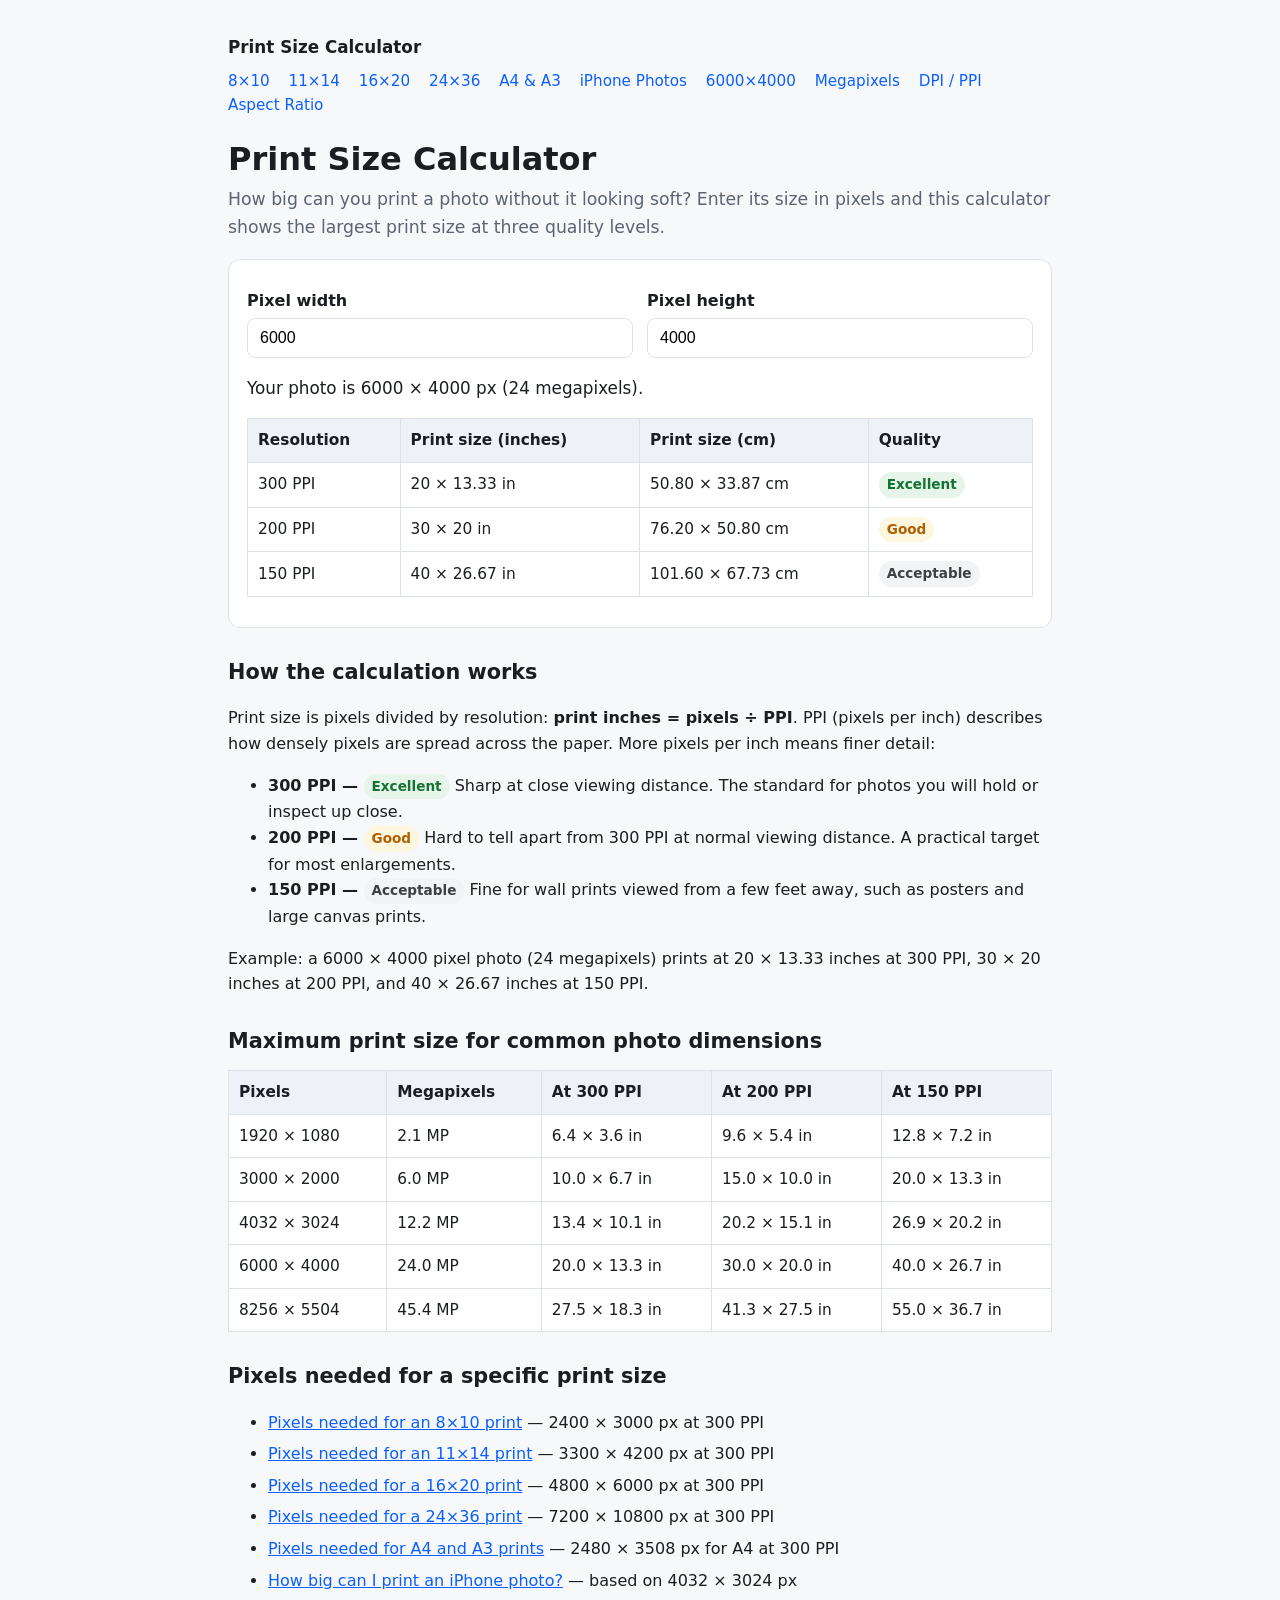
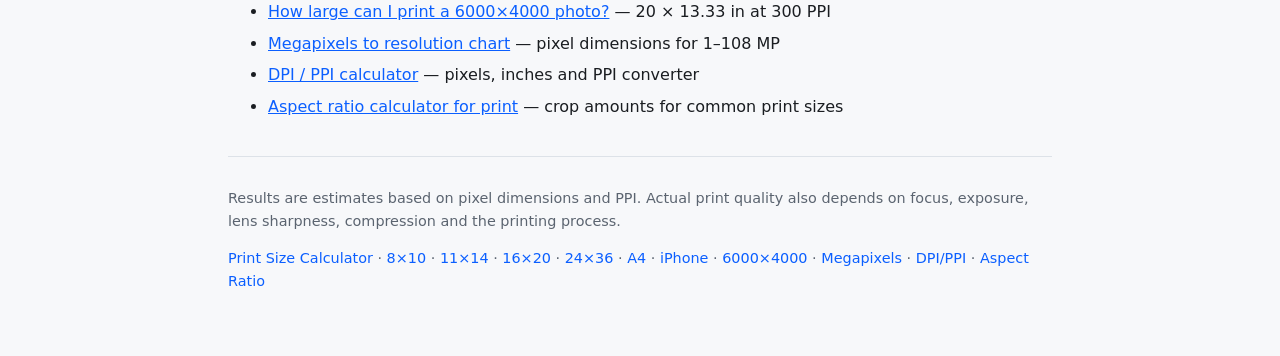
<file: index.html>
<!DOCTYPE html>
<html lang="en">
<head>
<meta charset="utf-8">
<meta name="viewport" content="width=device-width,initial-scale=1">
<title>Print Size Calculator — How Big Can I Print My Photo?</title>
<meta name="description" content="Free print size calculator: enter your photo's pixel width and height to see the maximum print size at 300, 200 and 150 PPI, with quality ratings for each size.">
<link rel="stylesheet" href="styles.css">
</head>
<body>
<div class="wrap">
<header class="site">
<a class="brand" href="index.html">Print Size Calculator</a>
<nav class="top">
<a href="print-size/8x10.html">8×10</a>
<a href="print-size/11x14.html">11×14</a>
<a href="print-size/16x20.html">16×20</a>
<a href="print-size/24x36.html">24×36</a>
<a href="print-size/a4.html">A4 &amp; A3</a>
<a href="print-size/iphone.html">iPhone Photos</a>
<a href="print-size/6000x4000.html">6000×4000</a>
<a href="megapixels-to-resolution.html">Megapixels</a>
<a href="dpi-ppi-calculator.html">DPI / PPI</a>
<a href="aspect-ratio-calculator.html">Aspect Ratio</a>
</nav>
</header>

<h1>Print Size Calculator</h1>
<p class="lede">How big can you print a photo without it looking soft? Enter its size in pixels and this calculator shows the largest print size at three quality levels.</p>

<div class="card">
<div class="grid">
<div><label for="pw">Pixel width</label><input type="number" id="pw" value="6000" min="1" inputmode="numeric"></div>
<div><label for="ph">Pixel height</label><input type="number" id="ph" value="4000" min="1" inputmode="numeric"></div>
</div>
<p class="result" id="summary" aria-live="polite"></p>
<table>
<thead><tr><th>Resolution</th><th>Print size (inches)</th><th>Print size (cm)</th><th>Quality</th></tr></thead>
<tbody id="results"></tbody>
</table>
</div>

<h2>How the calculation works</h2>
<p>Print size is pixels divided by resolution: <strong>print inches = pixels ÷ PPI</strong>. PPI (pixels per inch) describes how densely pixels are spread across the paper. More pixels per inch means finer detail:</p>
<ul>
<li><strong>300 PPI — <span class="badge excellent">Excellent</span></strong> Sharp at close viewing distance. The standard for photos you will hold or inspect up close.</li>
<li><strong>200 PPI — <span class="badge good">Good</span></strong> Hard to tell apart from 300 PPI at normal viewing distance. A practical target for most enlargements.</li>
<li><strong>150 PPI — <span class="badge acceptable">Acceptable</span></strong> Fine for wall prints viewed from a few feet away, such as posters and large canvas prints.</li>
</ul>
<p>Example: a 6000 × 4000 pixel photo (24 megapixels) prints at 20 × 13.33 inches at 300 PPI, 30 × 20 inches at 200 PPI, and 40 × 26.67 inches at 150 PPI.</p>

<h2>Maximum print size for common photo dimensions</h2>
<table>
<thead><tr><th>Pixels</th><th>Megapixels</th><th>At 300 PPI</th><th>At 200 PPI</th><th>At 150 PPI</th></tr></thead>
<tbody>
<tr><td>1920 × 1080</td><td>2.1 MP</td><td>6.4 × 3.6 in</td><td>9.6 × 5.4 in</td><td>12.8 × 7.2 in</td></tr>
<tr><td>3000 × 2000</td><td>6.0 MP</td><td>10.0 × 6.7 in</td><td>15.0 × 10.0 in</td><td>20.0 × 13.3 in</td></tr>
<tr><td>4032 × 3024</td><td>12.2 MP</td><td>13.4 × 10.1 in</td><td>20.2 × 15.1 in</td><td>26.9 × 20.2 in</td></tr>
<tr><td>6000 × 4000</td><td>24.0 MP</td><td>20.0 × 13.3 in</td><td>30.0 × 20.0 in</td><td>40.0 × 26.7 in</td></tr>
<tr><td>8256 × 5504</td><td>45.4 MP</td><td>27.5 × 18.3 in</td><td>41.3 × 27.5 in</td><td>55.0 × 36.7 in</td></tr>
</tbody>
</table>

<h2>Pixels needed for a specific print size</h2>
<ul class="links">
<li><a href="print-size/8x10.html">Pixels needed for an 8×10 print</a> — 2400 × 3000 px at 300 PPI</li>
<li><a href="print-size/11x14.html">Pixels needed for an 11×14 print</a> — 3300 × 4200 px at 300 PPI</li>
<li><a href="print-size/16x20.html">Pixels needed for a 16×20 print</a> — 4800 × 6000 px at 300 PPI</li>
<li><a href="print-size/24x36.html">Pixels needed for a 24×36 print</a> — 7200 × 10800 px at 300 PPI</li>
<li><a href="print-size/a4.html">Pixels needed for A4 and A3 prints</a> — 2480 × 3508 px for A4 at 300 PPI</li>
<li><a href="print-size/iphone.html">How big can I print an iPhone photo?</a> — based on 4032 × 3024 px</li>
<li><a href="print-size/6000x4000.html">How large can I print a 6000×4000 photo?</a> — 20 × 13.33 in at 300 PPI</li>
<li><a href="megapixels-to-resolution.html">Megapixels to resolution chart</a> — pixel dimensions for 1–108 MP</li>
<li><a href="dpi-ppi-calculator.html">DPI / PPI calculator</a> — pixels, inches and PPI converter</li>
<li><a href="aspect-ratio-calculator.html">Aspect ratio calculator for print</a> — crop amounts for common print sizes</li>
</ul>

<footer>
<p>Results are estimates based on pixel dimensions and PPI. Actual print quality also depends on focus, exposure, lens sharpness, compression and the printing process.</p>
<p><a href="index.html">Print Size Calculator</a> · <a href="print-size/8x10.html">8×10</a> · <a href="print-size/11x14.html">11×14</a> · <a href="print-size/16x20.html">16×20</a> · <a href="print-size/24x36.html">24×36</a> · <a href="print-size/a4.html">A4</a> · <a href="print-size/iphone.html">iPhone</a> · <a href="print-size/6000x4000.html">6000×4000</a> · <a href="megapixels-to-resolution.html">Megapixels</a> · <a href="dpi-ppi-calculator.html">DPI/PPI</a> · <a href="aspect-ratio-calculator.html">Aspect Ratio</a></p>
</footer>
</div>
<script>
function fmt(n){return (Math.round(n*100)/100).toFixed(2).replace(/\.00$/,'')}
function calc(){
  var w=parseFloat(document.getElementById('pw').value)||0;
  var h=parseFloat(document.getElementById('ph').value)||0;
  var tiers=[[300,'Excellent','excellent'],[200,'Good','good'],[150,'Acceptable','acceptable']];
  var rows='', i, ppi;
  for(i=0;i<tiers.length;i++){ppi=tiers[i][0];
    var iw=w/ppi, ih=h/ppi;
    rows+='<tr><td>'+ppi+' PPI</td><td>'+fmt(iw)+' × '+fmt(ih)+' in</td><td>'+fmt(iw*2.54)+' × '+fmt(ih*2.54)+' cm</td><td><span class="badge '+tiers[i][2]+'">'+tiers[i][1]+'</span></td></tr>';
  }
  document.getElementById('results').innerHTML=rows;
  document.getElementById('summary').textContent = (w&&h) ? ('Your photo is '+w+' × '+h+' px ('+(Math.round(w*h/100000)/10)+' megapixels).') : '';
}
document.getElementById('pw').addEventListener('input',calc);
document.getElementById('ph').addEventListener('input',calc);
calc();
</script>
</body>
</html>
</file>
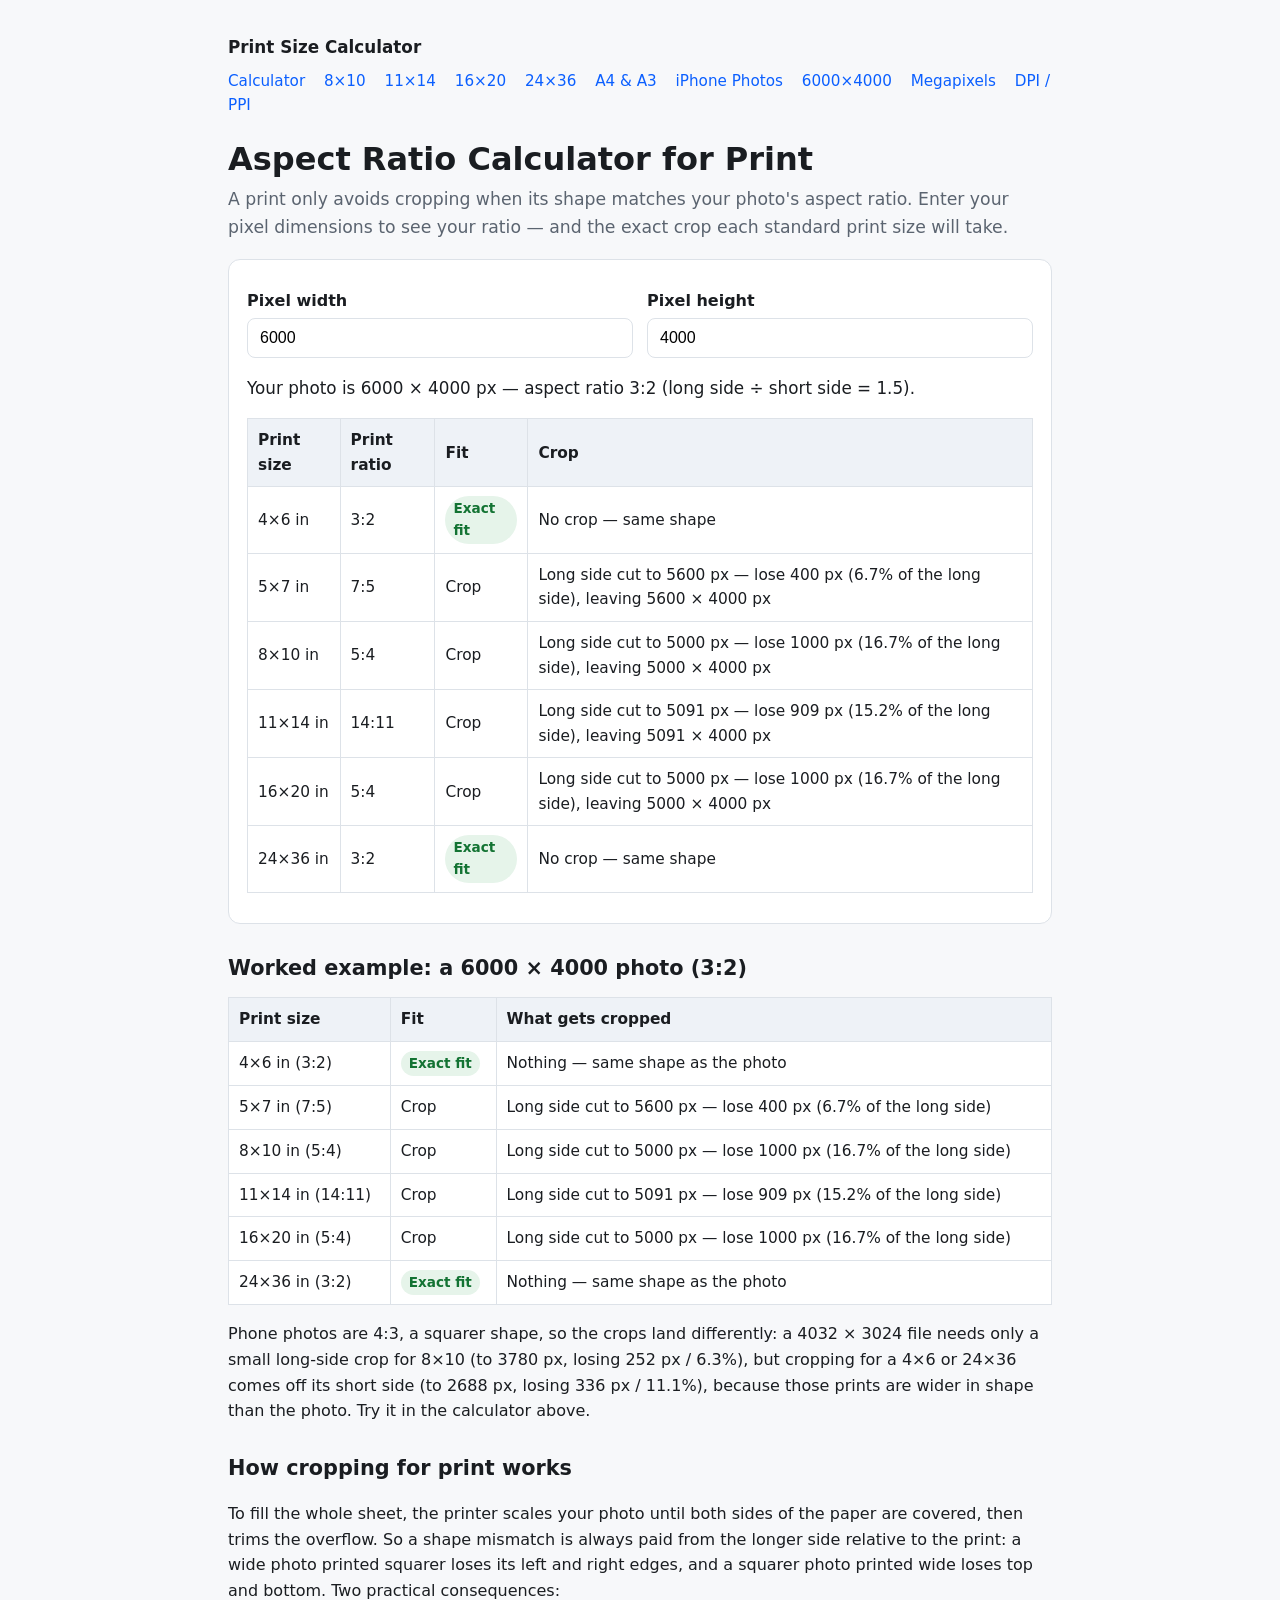
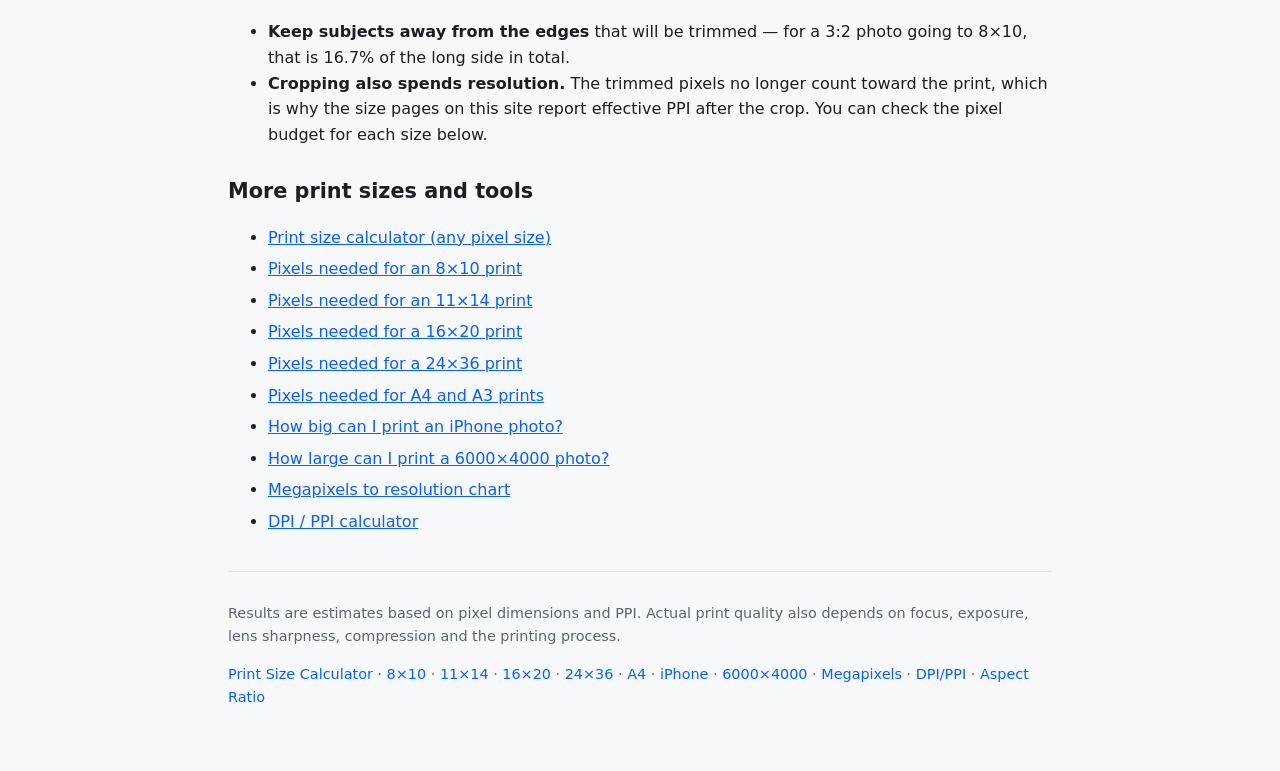
<file: aspect-ratio-calculator.html>
<!DOCTYPE html>
<html lang="en">
<head>
<meta charset="utf-8">
<meta name="viewport" content="width=device-width,initial-scale=1">
<title>Aspect Ratio Calculator for Print — Crop Amounts for Common Print Sizes</title>
<meta name="description" content="Enter your photo's pixel dimensions to see its aspect ratio and exactly how much cropping each standard print size (4×6, 5×7, 8×10, 11×14, 16×20, 24×36) needs.">
<link rel="stylesheet" href="styles.css">
</head>
<body>
<div class="wrap">
<header class="site">
<a class="brand" href="index.html">Print Size Calculator</a>
<nav class="top">
<a href="index.html">Calculator</a>
<a href="print-size/8x10.html">8×10</a>
<a href="print-size/11x14.html">11×14</a>
<a href="print-size/16x20.html">16×20</a>
<a href="print-size/24x36.html">24×36</a>
<a href="print-size/a4.html">A4 &amp; A3</a>
<a href="print-size/iphone.html">iPhone Photos</a>
<a href="print-size/6000x4000.html">6000×4000</a>
<a href="megapixels-to-resolution.html">Megapixels</a>
<a href="dpi-ppi-calculator.html">DPI / PPI</a>
</nav>
</header>

<h1>Aspect Ratio Calculator for Print</h1>
<p class="lede">A print only avoids cropping when its shape matches your photo's aspect ratio. Enter your pixel dimensions to see your ratio — and the exact crop each standard print size will take.</p>

<div class="card">
<div class="grid">
<div><label for="pw">Pixel width</label><input type="number" id="pw" value="6000" min="1" inputmode="numeric"></div>
<div><label for="ph">Pixel height</label><input type="number" id="ph" value="4000" min="1" inputmode="numeric"></div>
</div>
<p class="result" id="summary" aria-live="polite"></p>
<table>
<thead><tr><th>Print size</th><th>Print ratio</th><th>Fit</th><th>Crop</th></tr></thead>
<tbody id="results"></tbody>
</table>
</div>

<h2>Worked example: a 6000 × 4000 photo (3:2)</h2>
<table>
<thead><tr><th>Print size</th><th>Fit</th><th>What gets cropped</th></tr></thead>
<tbody>
<tr><td>4×6 in (3:2)</td><td><span class="badge excellent">Exact fit</span></td><td>Nothing — same shape as the photo</td></tr>
<tr><td>5×7 in (7:5)</td><td>Crop</td><td>Long side cut to 5600 px — lose 400 px (6.7% of the long side)</td></tr>
<tr><td>8×10 in (5:4)</td><td>Crop</td><td>Long side cut to 5000 px — lose 1000 px (16.7% of the long side)</td></tr>
<tr><td>11×14 in (14:11)</td><td>Crop</td><td>Long side cut to 5091 px — lose 909 px (15.2% of the long side)</td></tr>
<tr><td>16×20 in (5:4)</td><td>Crop</td><td>Long side cut to 5000 px — lose 1000 px (16.7% of the long side)</td></tr>
<tr><td>24×36 in (3:2)</td><td><span class="badge excellent">Exact fit</span></td><td>Nothing — same shape as the photo</td></tr>
</tbody>
</table>
<p>Phone photos are 4:3, a squarer shape, so the crops land differently: a 4032 × 3024 file needs only a small long-side crop for 8×10 (to 3780 px, losing 252 px / 6.3%), but cropping for a 4×6 or 24×36 comes off its short side (to 2688 px, losing 336 px / 11.1%), because those prints are wider in shape than the photo. Try it in the calculator above.</p>

<h2>How cropping for print works</h2>
<p>To fill the whole sheet, the printer scales your photo until both sides of the paper are covered, then trims the overflow. So a shape mismatch is always paid from the longer side relative to the print: a wide photo printed squarer loses its left and right edges, and a squarer photo printed wide loses top and bottom. Two practical consequences:</p>
<ul>
<li><strong>Keep subjects away from the edges</strong> that will be trimmed — for a 3:2 photo going to 8×10, that is 16.7% of the long side in total.</li>
<li><strong>Cropping also spends resolution.</strong> The trimmed pixels no longer count toward the print, which is why the size pages on this site report effective PPI after the crop. You can check the pixel budget for each size below.</li>
</ul>

<h2>More print sizes and tools</h2>
<ul class="links">
<li><a href="index.html">Print size calculator (any pixel size)</a></li>
<li><a href="print-size/8x10.html">Pixels needed for an 8×10 print</a></li>
<li><a href="print-size/11x14.html">Pixels needed for an 11×14 print</a></li>
<li><a href="print-size/16x20.html">Pixels needed for a 16×20 print</a></li>
<li><a href="print-size/24x36.html">Pixels needed for a 24×36 print</a></li>
<li><a href="print-size/a4.html">Pixels needed for A4 and A3 prints</a></li>
<li><a href="print-size/iphone.html">How big can I print an iPhone photo?</a></li>
<li><a href="print-size/6000x4000.html">How large can I print a 6000×4000 photo?</a></li>
<li><a href="megapixels-to-resolution.html">Megapixels to resolution chart</a></li>
<li><a href="dpi-ppi-calculator.html">DPI / PPI calculator</a></li>
</ul>

<footer>
<p>Results are estimates based on pixel dimensions and PPI. Actual print quality also depends on focus, exposure, lens sharpness, compression and the printing process.</p>
<p><a href="index.html">Print Size Calculator</a> · <a href="print-size/8x10.html">8×10</a> · <a href="print-size/11x14.html">11×14</a> · <a href="print-size/16x20.html">16×20</a> · <a href="print-size/24x36.html">24×36</a> · <a href="print-size/a4.html">A4</a> · <a href="print-size/iphone.html">iPhone</a> · <a href="print-size/6000x4000.html">6000×4000</a> · <a href="megapixels-to-resolution.html">Megapixels</a> · <a href="dpi-ppi-calculator.html">DPI/PPI</a> · <a href="aspect-ratio-calculator.html">Aspect Ratio</a></p>
</footer>
</div>
<script>
function gcd(a,b){while(b){var t=a%b;a=b;b=t;}return a||1;}
var SIZES=[['4×6 in',6,4],['5×7 in',7,5],['8×10 in',10,8],['11×14 in',14,11],['16×20 in',20,16],['24×36 in',36,24]];
function ratioText(L,S){
  var g=gcd(Math.round(L*1000),Math.round(S*1000));
  var a=Math.round(L*1000)/g, b=Math.round(S*1000)/g;
  if(a<=20&&b<=20){return a+':'+b;}
  return (Math.round(L/S*100)/100)+' : 1';
}
function calc(){
  var w=parseFloat(document.getElementById('pw').value)||0;
  var h=parseFloat(document.getElementById('ph').value)||0;
  if(!w||!h){document.getElementById('results').innerHTML='';document.getElementById('summary').textContent='';return;}
  var pl=Math.max(w,h), ps=Math.min(w,h), rph=pl/ps;
  var desc;
  if(Number.isInteger(w)&&Number.isInteger(h)){
    var g=gcd(w,h); desc=(w/g)+':'+(h/g);
  } else { desc=(Math.round(w/h*100)/100)+' : 1'; }
  document.getElementById('summary').textContent='Your photo is '+w+' × '+h+' px — aspect ratio '+desc+' (long side ÷ short side = '+(Math.round(rph*1000)/1000)+').';
  var rows='', i;
  for(i=0;i<SIZES.length;i++){
    var name=SIZES[i][0], L=SIZES[i][1], S=SIZES[i][2], rp=L/S, fit, crop;
    if(Math.abs(rph-rp)<0.005){ fit='<span class="badge excellent">Exact fit</span>'; crop='No crop — same shape'; }
    else if(rph>rp){ var nl=Math.round(ps*rp), lost=Math.round(pl-nl); fit='Crop'; crop='Long side cut to '+nl+' px — lose '+lost+' px ('+(Math.round(lost/pl*1000)/10)+'% of the long side), leaving '+nl+' × '+Math.round(ps)+' px'; }
    else { var ns=Math.round(pl/rp), lost2=Math.round(ps-ns); fit='Crop'; crop='Short side cut to '+ns+' px — lose '+lost2+' px ('+(Math.round(lost2/ps*1000)/10)+'% of the short side), leaving '+Math.round(pl)+' × '+ns+' px'; }
    rows+='<tr><td>'+name+'</td><td>'+ratioText(L,S)+'</td><td>'+fit+'</td><td>'+crop+'</td></tr>';
  }
  document.getElementById('results').innerHTML=rows;
}
document.getElementById('pw').addEventListener('input',calc);
document.getElementById('ph').addEventListener('input',calc);
calc();
</script>
</body>
</html>
</file>
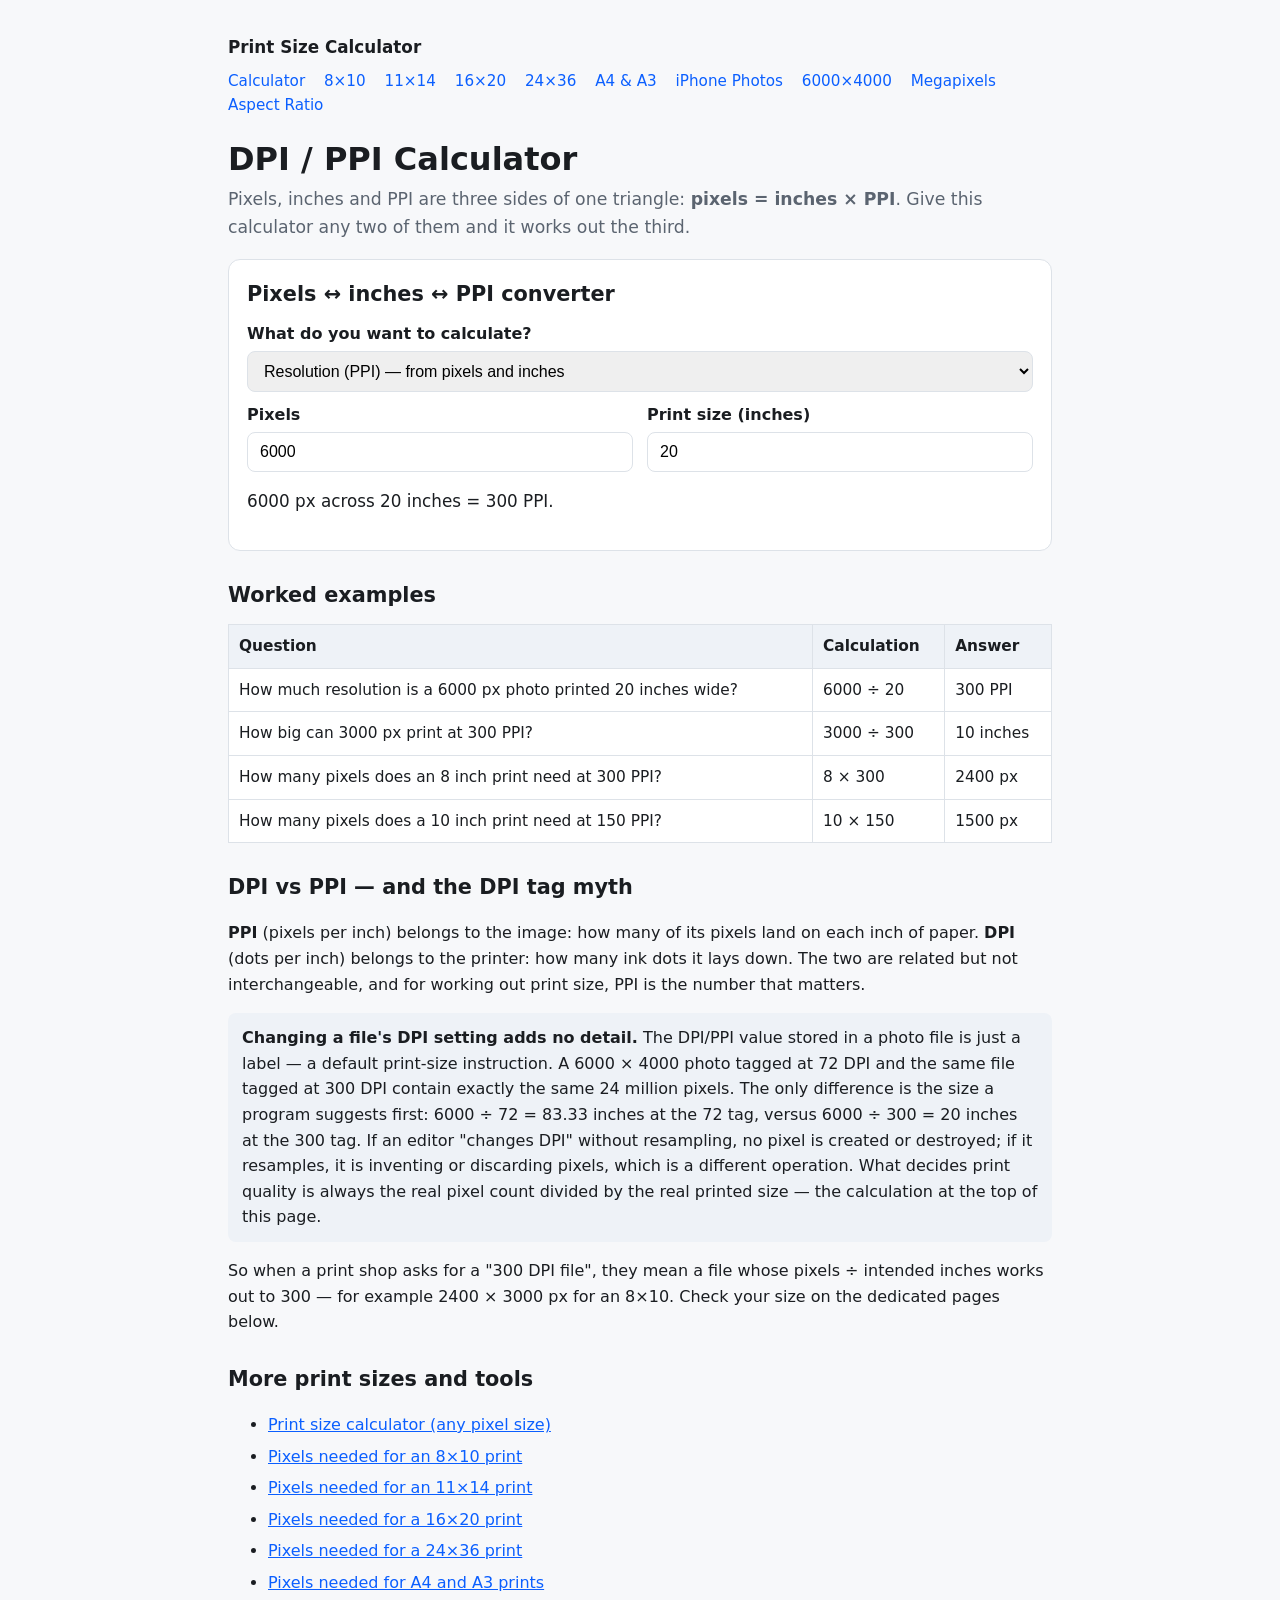
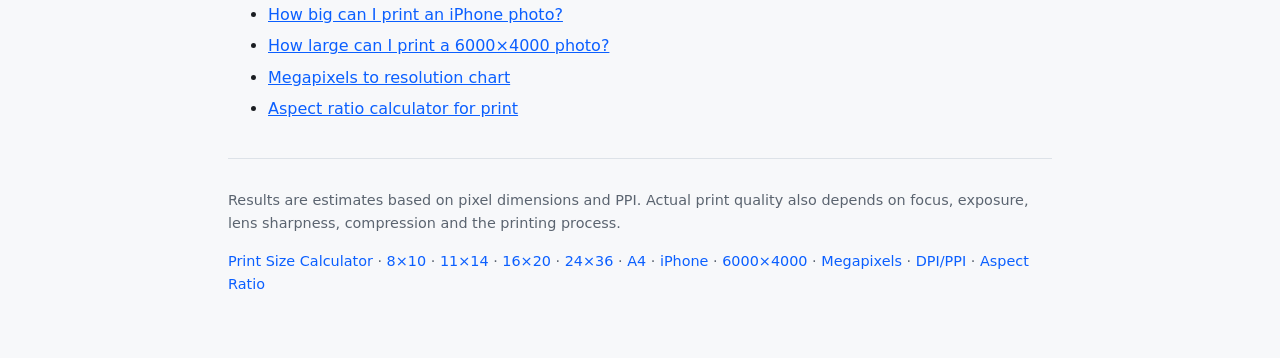
<file: dpi-ppi-calculator.html>
<!DOCTYPE html>
<html lang="en">
<head>
<meta charset="utf-8">
<meta name="viewport" content="width=device-width,initial-scale=1">
<title>DPI / PPI Calculator — Pixels, Inches and Resolution Converter</title>
<meta name="description" content="Free DPI/PPI calculator: given any two of pixels, print inches and PPI, it computes the third. Plus why changing a file's DPI setting adds no detail.">
<link rel="stylesheet" href="styles.css">
</head>
<body>
<div class="wrap">
<header class="site">
<a class="brand" href="index.html">Print Size Calculator</a>
<nav class="top">
<a href="index.html">Calculator</a>
<a href="print-size/8x10.html">8×10</a>
<a href="print-size/11x14.html">11×14</a>
<a href="print-size/16x20.html">16×20</a>
<a href="print-size/24x36.html">24×36</a>
<a href="print-size/a4.html">A4 &amp; A3</a>
<a href="print-size/iphone.html">iPhone Photos</a>
<a href="print-size/6000x4000.html">6000×4000</a>
<a href="megapixels-to-resolution.html">Megapixels</a>
<a href="aspect-ratio-calculator.html">Aspect Ratio</a>
</nav>
</header>

<h1>DPI / PPI Calculator</h1>
<p class="lede">Pixels, inches and PPI are three sides of one triangle: <strong>pixels = inches × PPI</strong>. Give this calculator any two of them and it works out the third.</p>

<div class="card">
<h2 style="margin-top:0">Pixels ↔ inches ↔ PPI converter</h2>
<label for="mode">What do you want to calculate?</label>
<select id="mode" style="width:100%;padding:10px 12px;font-size:1rem;border:1px solid var(--line);border-radius:8px">
<option value="ppi" selected>Resolution (PPI) — from pixels and inches</option>
<option value="inches">Print size (inches) — from pixels and PPI</option>
<option value="pixels">Pixels needed — from inches and PPI</option>
</select>
<div class="grid">
<div><label for="a" id="labelA">Pixels</label><input type="number" id="a" value="6000" min="0" step="any" inputmode="decimal"></div>
<div><label for="b" id="labelB">Print size (inches)</label><input type="number" id="b" value="20" min="0" step="any" inputmode="decimal"></div>
</div>
<p class="result" id="out" aria-live="polite"></p>
</div>

<h2>Worked examples</h2>
<table>
<thead><tr><th>Question</th><th>Calculation</th><th>Answer</th></tr></thead>
<tbody>
<tr><td>How much resolution is a 6000 px photo printed 20 inches wide?</td><td>6000 ÷ 20</td><td>300 PPI</td></tr>
<tr><td>How big can 3000 px print at 300 PPI?</td><td>3000 ÷ 300</td><td>10 inches</td></tr>
<tr><td>How many pixels does an 8 inch print need at 300 PPI?</td><td>8 × 300</td><td>2400 px</td></tr>
<tr><td>How many pixels does a 10 inch print need at 150 PPI?</td><td>10 × 150</td><td>1500 px</td></tr>
</tbody>
</table>

<h2>DPI vs PPI — and the DPI tag myth</h2>
<p><strong>PPI</strong> (pixels per inch) belongs to the image: how many of its pixels land on each inch of paper. <strong>DPI</strong> (dots per inch) belongs to the printer: how many ink dots it lays down. The two are related but not interchangeable, and for working out print size, PPI is the number that matters.</p>
<p class="note"><strong>Changing a file's DPI setting adds no detail.</strong> The DPI/PPI value stored in a photo file is just a label — a default print-size instruction. A 6000 × 4000 photo tagged at 72 DPI and the same file tagged at 300 DPI contain exactly the same 24 million pixels. The only difference is the size a program suggests first: 6000 ÷ 72 = 83.33 inches at the 72 tag, versus 6000 ÷ 300 = 20 inches at the 300 tag. If an editor "changes DPI" without resampling, no pixel is created or destroyed; if it resamples, it is inventing or discarding pixels, which is a different operation. What decides print quality is always the real pixel count divided by the real printed size — the calculation at the top of this page.</p>
<p>So when a print shop asks for a "300 DPI file", they mean a file whose pixels ÷ intended inches works out to 300 — for example 2400 × 3000 px for an 8×10. Check your size on the dedicated pages below.</p>

<h2>More print sizes and tools</h2>
<ul class="links">
<li><a href="index.html">Print size calculator (any pixel size)</a></li>
<li><a href="print-size/8x10.html">Pixels needed for an 8×10 print</a></li>
<li><a href="print-size/11x14.html">Pixels needed for an 11×14 print</a></li>
<li><a href="print-size/16x20.html">Pixels needed for a 16×20 print</a></li>
<li><a href="print-size/24x36.html">Pixels needed for a 24×36 print</a></li>
<li><a href="print-size/a4.html">Pixels needed for A4 and A3 prints</a></li>
<li><a href="print-size/iphone.html">How big can I print an iPhone photo?</a></li>
<li><a href="print-size/6000x4000.html">How large can I print a 6000×4000 photo?</a></li>
<li><a href="megapixels-to-resolution.html">Megapixels to resolution chart</a></li>
<li><a href="aspect-ratio-calculator.html">Aspect ratio calculator for print</a></li>
</ul>

<footer>
<p>Results are estimates based on pixel dimensions and PPI. Actual print quality also depends on focus, exposure, lens sharpness, compression and the printing process.</p>
<p><a href="index.html">Print Size Calculator</a> · <a href="print-size/8x10.html">8×10</a> · <a href="print-size/11x14.html">11×14</a> · <a href="print-size/16x20.html">16×20</a> · <a href="print-size/24x36.html">24×36</a> · <a href="print-size/a4.html">A4</a> · <a href="print-size/iphone.html">iPhone</a> · <a href="print-size/6000x4000.html">6000×4000</a> · <a href="megapixels-to-resolution.html">Megapixels</a> · <a href="dpi-ppi-calculator.html">DPI/PPI</a> · <a href="aspect-ratio-calculator.html">Aspect Ratio</a></p>
</footer>
</div>
<script>
var MODES={
  ppi:{la:'Pixels',lb:'Print size (inches)',va:6000,vb:20,calc:function(a,b){return a/b},fmt:function(a,b,r){return a+' px across '+b+' inches = '+Math.round(r)+' PPI.'}},
  inches:{la:'Pixels',lb:'Resolution (PPI)',va:3000,vb:300,calc:function(a,b){return a/b},fmt:function(a,b,r){return a+' px at '+b+' PPI prints at '+(Math.round(r*100)/100)+' inches.'}},
  pixels:{la:'Print size (inches)',lb:'Resolution (PPI)',va:8,vb:300,calc:function(a,b){return a*b},fmt:function(a,b,r){return a+' inches at '+b+' PPI needs '+Math.round(r)+' pixels.'}}
};
function applyMode(){
  var m=MODES[document.getElementById('mode').value];
  document.getElementById('labelA').textContent=m.la;
  document.getElementById('labelB').textContent=m.lb;
  document.getElementById('a').value=m.va;
  document.getElementById('b').value=m.vb;
  calc();
}
function calc(){
  var m=MODES[document.getElementById('mode').value];
  var a=parseFloat(document.getElementById('a').value)||0;
  var b=parseFloat(document.getElementById('b').value)||0;
  if(!a||!b){document.getElementById('out').textContent='';return;}
  document.getElementById('out').textContent=m.fmt(a,b,m.calc(a,b));
}
document.getElementById('mode').addEventListener('change',applyMode);
document.getElementById('a').addEventListener('input',calc);
document.getElementById('b').addEventListener('input',calc);
calc();
</script>
</body>
</html>
</file>
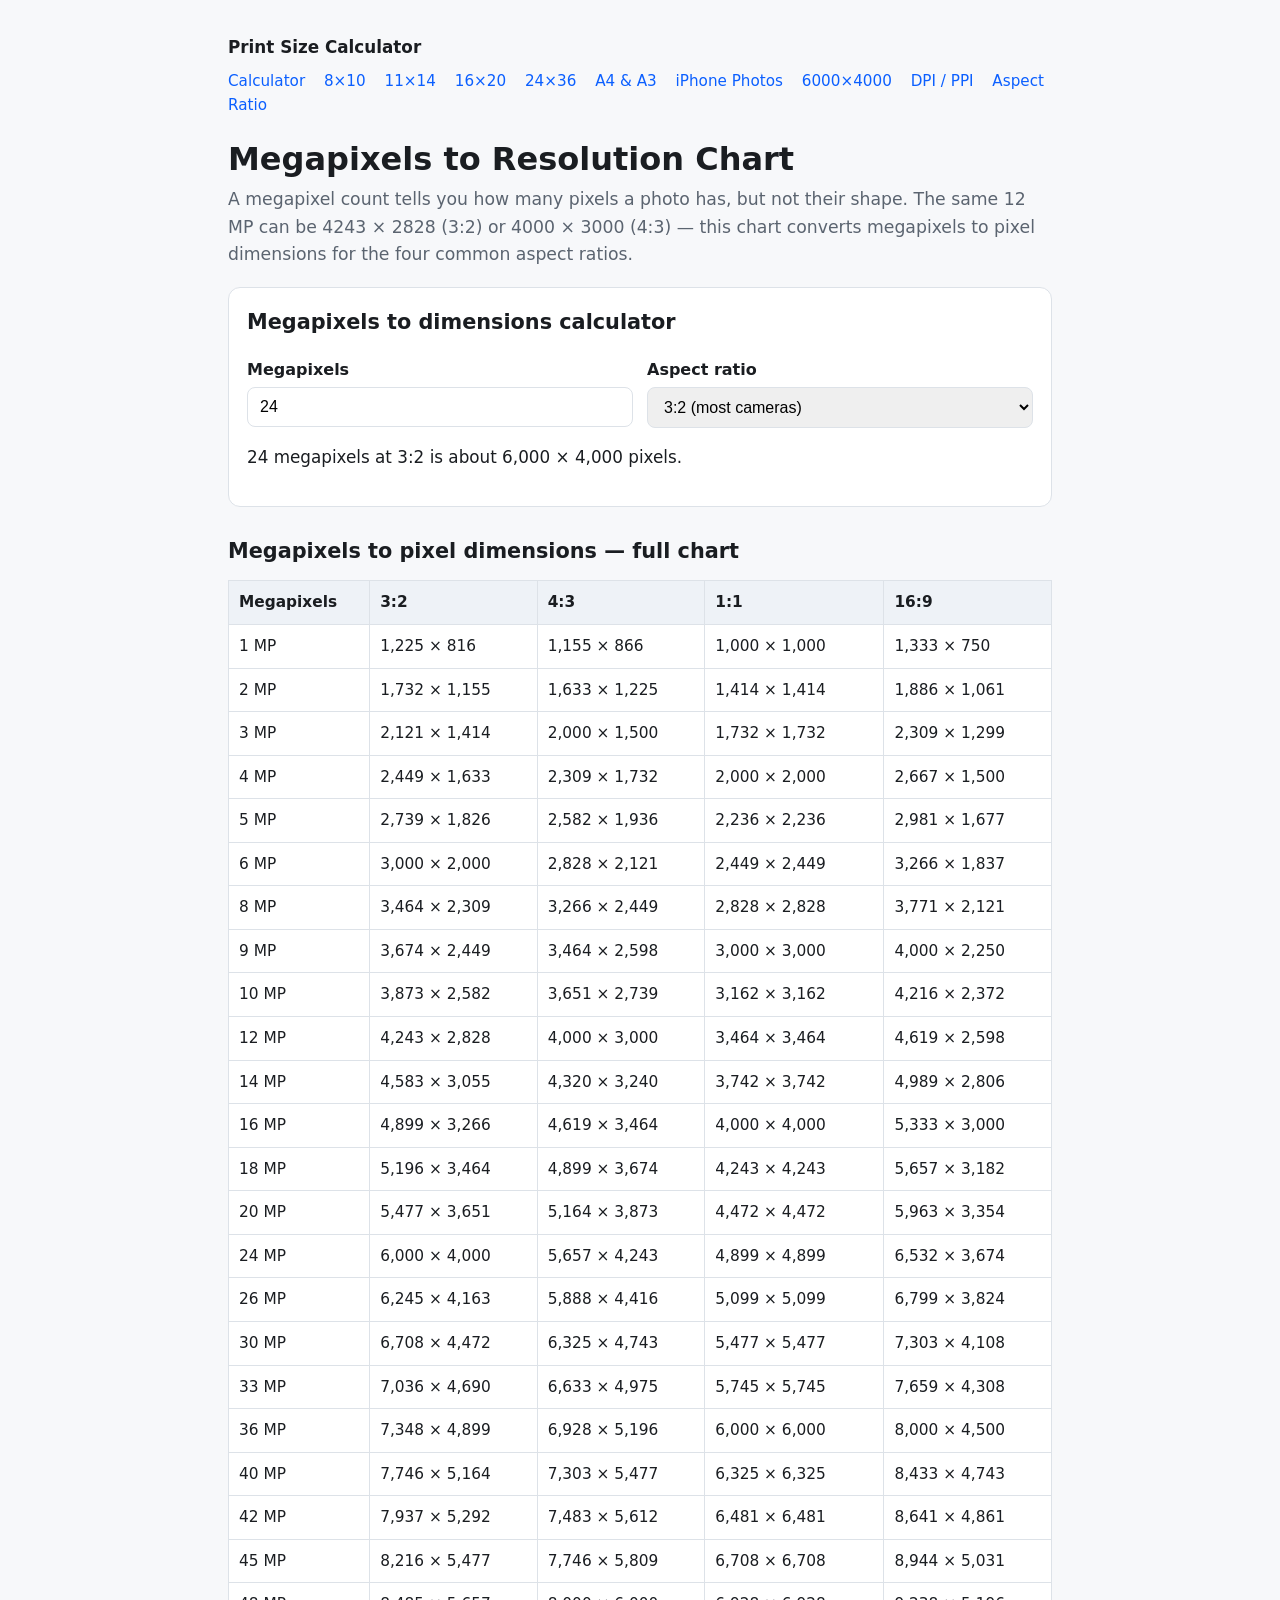
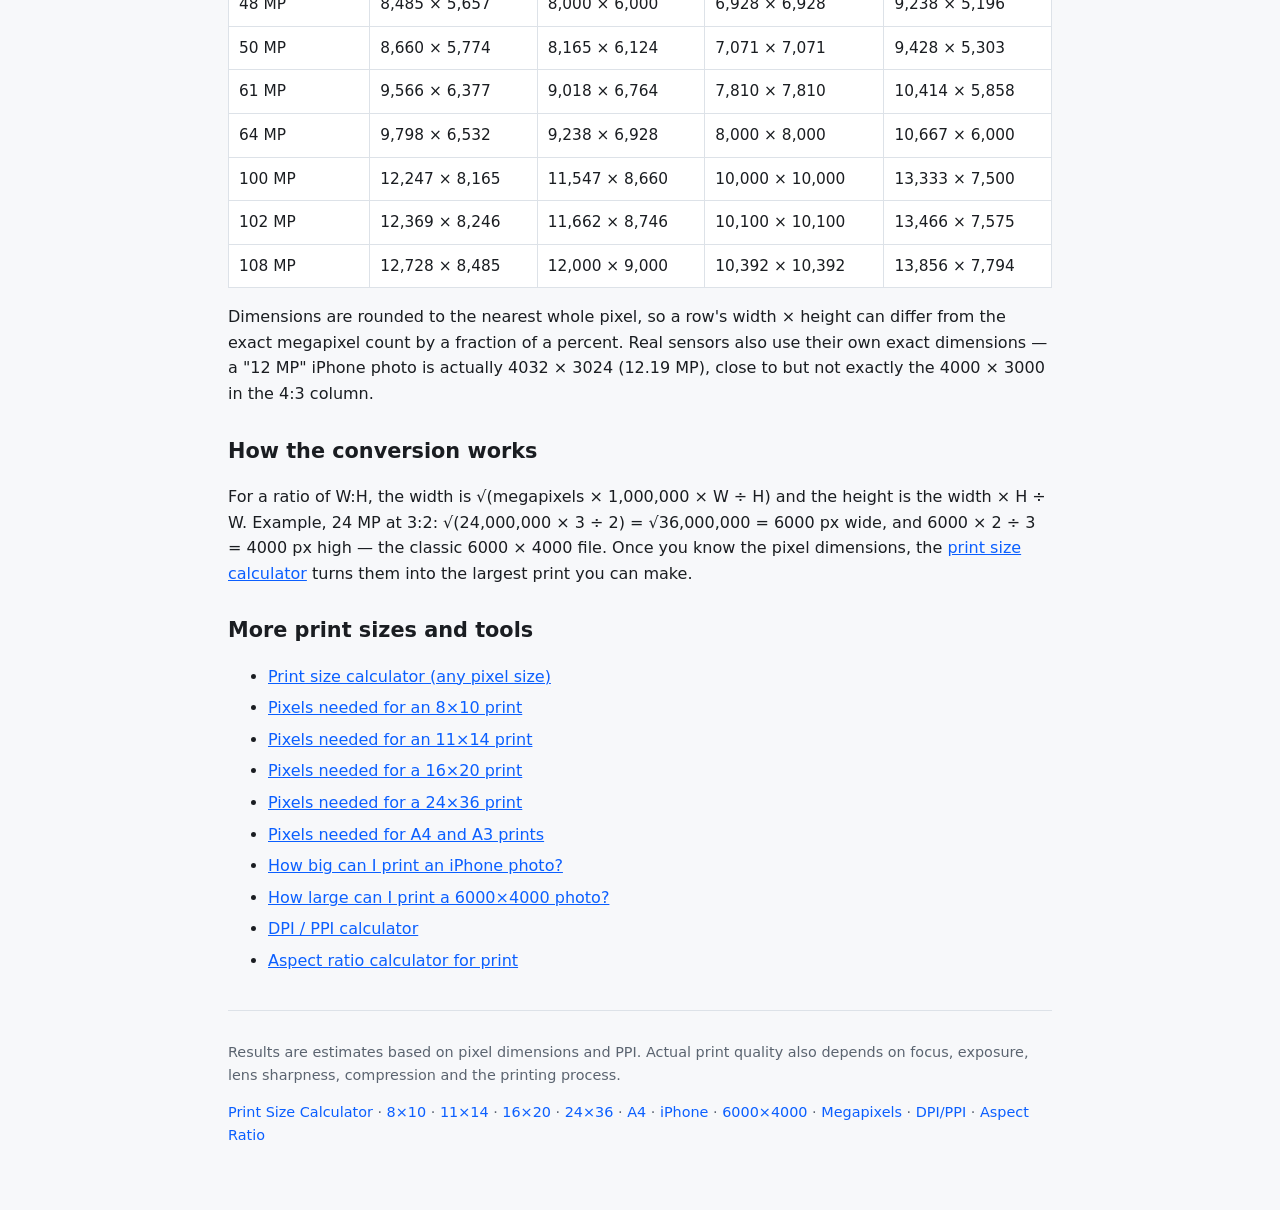
<file: megapixels-to-resolution.html>
<!DOCTYPE html>
<html lang="en">
<head>
<meta charset="utf-8">
<meta name="viewport" content="width=device-width,initial-scale=1">
<title>Megapixels to Resolution Chart — Pixel Dimensions by Aspect Ratio</title>
<meta name="description" content="Convert megapixels to pixel dimensions: full chart for 1 to 108 MP at 3:2, 4:3, 1:1 and 16:9 aspect ratios, plus a calculator for any megapixel count.">
<link rel="stylesheet" href="styles.css">
</head>
<body>
<div class="wrap">
<header class="site">
<a class="brand" href="index.html">Print Size Calculator</a>
<nav class="top">
<a href="index.html">Calculator</a>
<a href="print-size/8x10.html">8×10</a>
<a href="print-size/11x14.html">11×14</a>
<a href="print-size/16x20.html">16×20</a>
<a href="print-size/24x36.html">24×36</a>
<a href="print-size/a4.html">A4 &amp; A3</a>
<a href="print-size/iphone.html">iPhone Photos</a>
<a href="print-size/6000x4000.html">6000×4000</a>
<a href="dpi-ppi-calculator.html">DPI / PPI</a>
<a href="aspect-ratio-calculator.html">Aspect Ratio</a>
</nav>
</header>

<h1>Megapixels to Resolution Chart</h1>
<p class="lede">A megapixel count tells you how many pixels a photo has, but not their shape. The same 12 MP can be 4243 × 2828 (3:2) or 4000 × 3000 (4:3) — this chart converts megapixels to pixel dimensions for the four common aspect ratios.</p>

<div class="card">
<h2 style="margin-top:0">Megapixels to dimensions calculator</h2>
<div class="grid">
<div><label for="mp">Megapixels</label><input type="number" id="mp" value="24" min="0.1" step="any" inputmode="decimal"></div>
<div><label for="ratio">Aspect ratio</label>
<select id="ratio" style="width:100%;padding:10px 12px;font-size:1rem;border:1px solid var(--line);border-radius:8px">
<option value="3:2" selected>3:2 (most cameras)</option>
<option value="4:3">4:3 (phones, Micro Four Thirds)</option>
<option value="1:1">1:1 (square)</option>
<option value="16:9">16:9 (video, widescreen)</option>
</select></div>
</div>
<p class="result" id="out" aria-live="polite"></p>
</div>

<h2>Megapixels to pixel dimensions — full chart</h2>
<table>
<thead><tr><th>Megapixels</th><th>3:2</th><th>4:3</th><th>1:1</th><th>16:9</th></tr></thead>
<tbody>
<tr><td>1 MP</td><td>1,225 × 816</td><td>1,155 × 866</td><td>1,000 × 1,000</td><td>1,333 × 750</td></tr>
<tr><td>2 MP</td><td>1,732 × 1,155</td><td>1,633 × 1,225</td><td>1,414 × 1,414</td><td>1,886 × 1,061</td></tr>
<tr><td>3 MP</td><td>2,121 × 1,414</td><td>2,000 × 1,500</td><td>1,732 × 1,732</td><td>2,309 × 1,299</td></tr>
<tr><td>4 MP</td><td>2,449 × 1,633</td><td>2,309 × 1,732</td><td>2,000 × 2,000</td><td>2,667 × 1,500</td></tr>
<tr><td>5 MP</td><td>2,739 × 1,826</td><td>2,582 × 1,936</td><td>2,236 × 2,236</td><td>2,981 × 1,677</td></tr>
<tr><td>6 MP</td><td>3,000 × 2,000</td><td>2,828 × 2,121</td><td>2,449 × 2,449</td><td>3,266 × 1,837</td></tr>
<tr><td>8 MP</td><td>3,464 × 2,309</td><td>3,266 × 2,449</td><td>2,828 × 2,828</td><td>3,771 × 2,121</td></tr>
<tr><td>9 MP</td><td>3,674 × 2,449</td><td>3,464 × 2,598</td><td>3,000 × 3,000</td><td>4,000 × 2,250</td></tr>
<tr><td>10 MP</td><td>3,873 × 2,582</td><td>3,651 × 2,739</td><td>3,162 × 3,162</td><td>4,216 × 2,372</td></tr>
<tr><td>12 MP</td><td>4,243 × 2,828</td><td>4,000 × 3,000</td><td>3,464 × 3,464</td><td>4,619 × 2,598</td></tr>
<tr><td>14 MP</td><td>4,583 × 3,055</td><td>4,320 × 3,240</td><td>3,742 × 3,742</td><td>4,989 × 2,806</td></tr>
<tr><td>16 MP</td><td>4,899 × 3,266</td><td>4,619 × 3,464</td><td>4,000 × 4,000</td><td>5,333 × 3,000</td></tr>
<tr><td>18 MP</td><td>5,196 × 3,464</td><td>4,899 × 3,674</td><td>4,243 × 4,243</td><td>5,657 × 3,182</td></tr>
<tr><td>20 MP</td><td>5,477 × 3,651</td><td>5,164 × 3,873</td><td>4,472 × 4,472</td><td>5,963 × 3,354</td></tr>
<tr><td>24 MP</td><td>6,000 × 4,000</td><td>5,657 × 4,243</td><td>4,899 × 4,899</td><td>6,532 × 3,674</td></tr>
<tr><td>26 MP</td><td>6,245 × 4,163</td><td>5,888 × 4,416</td><td>5,099 × 5,099</td><td>6,799 × 3,824</td></tr>
<tr><td>30 MP</td><td>6,708 × 4,472</td><td>6,325 × 4,743</td><td>5,477 × 5,477</td><td>7,303 × 4,108</td></tr>
<tr><td>33 MP</td><td>7,036 × 4,690</td><td>6,633 × 4,975</td><td>5,745 × 5,745</td><td>7,659 × 4,308</td></tr>
<tr><td>36 MP</td><td>7,348 × 4,899</td><td>6,928 × 5,196</td><td>6,000 × 6,000</td><td>8,000 × 4,500</td></tr>
<tr><td>40 MP</td><td>7,746 × 5,164</td><td>7,303 × 5,477</td><td>6,325 × 6,325</td><td>8,433 × 4,743</td></tr>
<tr><td>42 MP</td><td>7,937 × 5,292</td><td>7,483 × 5,612</td><td>6,481 × 6,481</td><td>8,641 × 4,861</td></tr>
<tr><td>45 MP</td><td>8,216 × 5,477</td><td>7,746 × 5,809</td><td>6,708 × 6,708</td><td>8,944 × 5,031</td></tr>
<tr><td>48 MP</td><td>8,485 × 5,657</td><td>8,000 × 6,000</td><td>6,928 × 6,928</td><td>9,238 × 5,196</td></tr>
<tr><td>50 MP</td><td>8,660 × 5,774</td><td>8,165 × 6,124</td><td>7,071 × 7,071</td><td>9,428 × 5,303</td></tr>
<tr><td>61 MP</td><td>9,566 × 6,377</td><td>9,018 × 6,764</td><td>7,810 × 7,810</td><td>10,414 × 5,858</td></tr>
<tr><td>64 MP</td><td>9,798 × 6,532</td><td>9,238 × 6,928</td><td>8,000 × 8,000</td><td>10,667 × 6,000</td></tr>
<tr><td>100 MP</td><td>12,247 × 8,165</td><td>11,547 × 8,660</td><td>10,000 × 10,000</td><td>13,333 × 7,500</td></tr>
<tr><td>102 MP</td><td>12,369 × 8,246</td><td>11,662 × 8,746</td><td>10,100 × 10,100</td><td>13,466 × 7,575</td></tr>
<tr><td>108 MP</td><td>12,728 × 8,485</td><td>12,000 × 9,000</td><td>10,392 × 10,392</td><td>13,856 × 7,794</td></tr>
</tbody>
</table>
<p>Dimensions are rounded to the nearest whole pixel, so a row's width × height can differ from the exact megapixel count by a fraction of a percent. Real sensors also use their own exact dimensions — a "12 MP" iPhone photo is actually 4032 × 3024 (12.19 MP), close to but not exactly the 4000 × 3000 in the 4:3 column.</p>

<h2>How the conversion works</h2>
<p>For a ratio of W:H, the width is √(megapixels × 1,000,000 × W ÷ H) and the height is the width × H ÷ W. Example, 24 MP at 3:2: √(24,000,000 × 3 ÷ 2) = √36,000,000 = 6000 px wide, and 6000 × 2 ÷ 3 = 4000 px high — the classic 6000 × 4000 file. Once you know the pixel dimensions, the <a href="index.html">print size calculator</a> turns them into the largest print you can make.</p>

<h2>More print sizes and tools</h2>
<ul class="links">
<li><a href="index.html">Print size calculator (any pixel size)</a></li>
<li><a href="print-size/8x10.html">Pixels needed for an 8×10 print</a></li>
<li><a href="print-size/11x14.html">Pixels needed for an 11×14 print</a></li>
<li><a href="print-size/16x20.html">Pixels needed for a 16×20 print</a></li>
<li><a href="print-size/24x36.html">Pixels needed for a 24×36 print</a></li>
<li><a href="print-size/a4.html">Pixels needed for A4 and A3 prints</a></li>
<li><a href="print-size/iphone.html">How big can I print an iPhone photo?</a></li>
<li><a href="print-size/6000x4000.html">How large can I print a 6000×4000 photo?</a></li>
<li><a href="dpi-ppi-calculator.html">DPI / PPI calculator</a></li>
<li><a href="aspect-ratio-calculator.html">Aspect ratio calculator for print</a></li>
</ul>

<footer>
<p>Results are estimates based on pixel dimensions and PPI. Actual print quality also depends on focus, exposure, lens sharpness, compression and the printing process.</p>
<p><a href="index.html">Print Size Calculator</a> · <a href="print-size/8x10.html">8×10</a> · <a href="print-size/11x14.html">11×14</a> · <a href="print-size/16x20.html">16×20</a> · <a href="print-size/24x36.html">24×36</a> · <a href="print-size/a4.html">A4</a> · <a href="print-size/iphone.html">iPhone</a> · <a href="print-size/6000x4000.html">6000×4000</a> · <a href="megapixels-to-resolution.html">Megapixels</a> · <a href="dpi-ppi-calculator.html">DPI/PPI</a> · <a href="aspect-ratio-calculator.html">Aspect Ratio</a></p>
</footer>
</div>
<script>
function fmt(n){return Math.round(n).toString().replace(/\B(?=(\d{3})+(?!\d))/g,',')}
function calc(){
  var mp=parseFloat(document.getElementById('mp').value)||0;
  var parts=document.getElementById('ratio').value.split(':');
  var rw=parseFloat(parts[0]), rh=parseFloat(parts[1]);
  if(!mp){document.getElementById('out').textContent='';return;}
  var w=Math.sqrt(mp*1000000*rw/rh), h=w*rh/rw;
  document.getElementById('out').textContent=mp+' megapixels at '+rw+':'+rh+' is about '+fmt(w)+' × '+fmt(h)+' pixels.';
}
document.getElementById('mp').addEventListener('input',calc);
document.getElementById('ratio').addEventListener('change',calc);
calc();
</script>
</body>
</html>
</file>
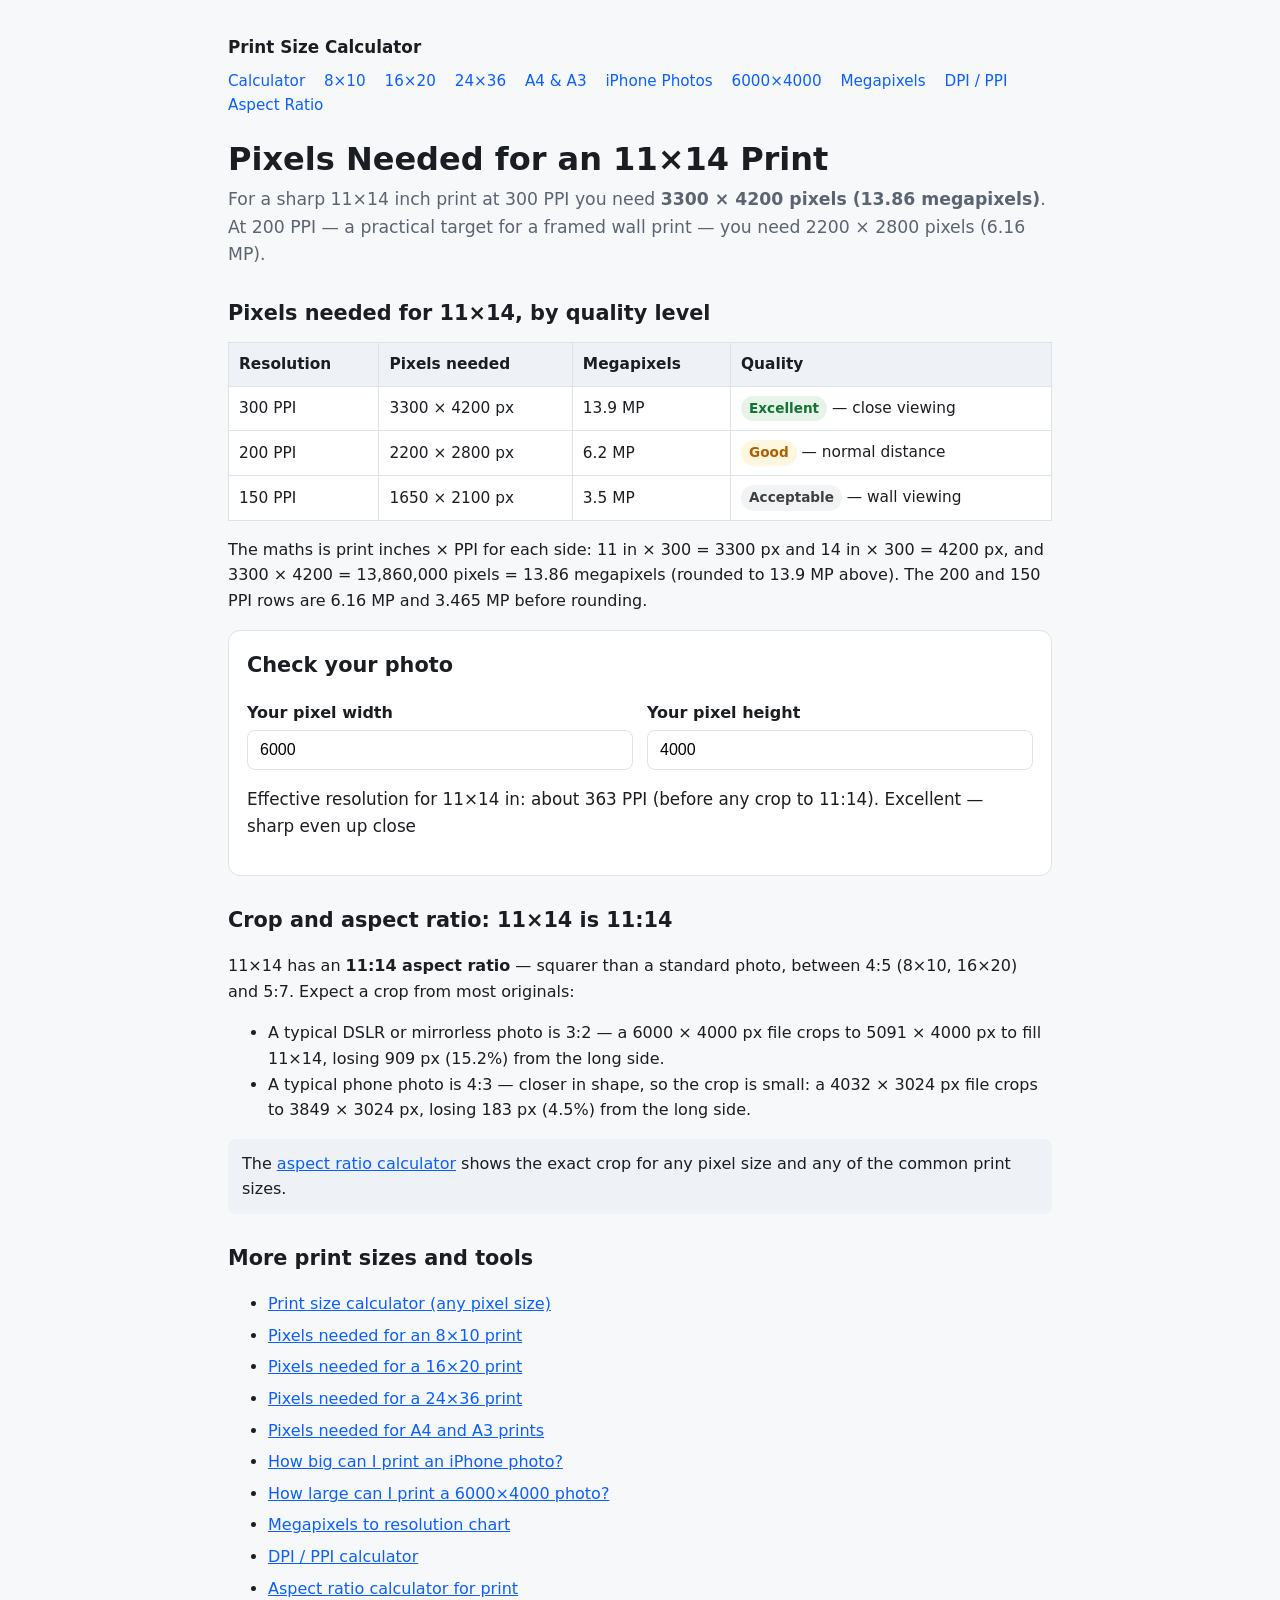
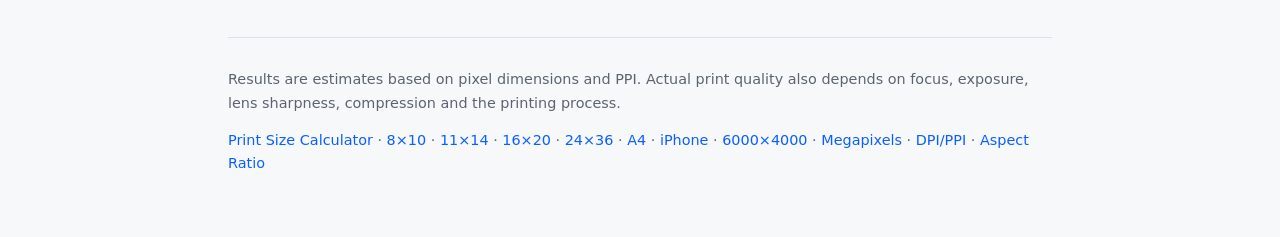
<file: print-size/11x14.html>
<!DOCTYPE html>
<html lang="en">
<head>
<meta charset="utf-8">
<meta name="viewport" content="width=device-width,initial-scale=1">
<title>Pixels Needed for 11×14 Print — 3300×4200 at 300 PPI</title>
<meta name="description" content="An 11×14 inch print needs 3300 × 4200 pixels (13.86 MP) at 300 PPI, 2200 × 2800 at 200 PPI, or 1650 × 2100 at 150 PPI. Check if your photo has enough pixels.">
<link rel="stylesheet" href="../styles.css">
</head>
<body>
<div class="wrap">
<header class="site">
<a class="brand" href="../index.html">Print Size Calculator</a>
<nav class="top">
<a href="../index.html">Calculator</a>
<a href="8x10.html">8×10</a>
<a href="16x20.html">16×20</a>
<a href="24x36.html">24×36</a>
<a href="a4.html">A4 &amp; A3</a>
<a href="iphone.html">iPhone Photos</a>
<a href="6000x4000.html">6000×4000</a>
<a href="../megapixels-to-resolution.html">Megapixels</a>
<a href="../dpi-ppi-calculator.html">DPI / PPI</a>
<a href="../aspect-ratio-calculator.html">Aspect Ratio</a>
</nav>
</header>

<h1>Pixels Needed for an 11×14 Print</h1>
<p class="lede">For a sharp 11×14 inch print at 300 PPI you need <strong>3300 × 4200 pixels (13.86 megapixels)</strong>. At 200 PPI — a practical target for a framed wall print — you need 2200 × 2800 pixels (6.16 MP).</p>

<h2>Pixels needed for 11×14, by quality level</h2>
<table>
<thead><tr><th>Resolution</th><th>Pixels needed</th><th>Megapixels</th><th>Quality</th></tr></thead>
<tbody>
<tr><td>300 PPI</td><td>3300 × 4200 px</td><td>13.9 MP</td><td><span class="badge excellent">Excellent</span> — close viewing</td></tr>
<tr><td>200 PPI</td><td>2200 × 2800 px</td><td>6.2 MP</td><td><span class="badge good">Good</span> — normal distance</td></tr>
<tr><td>150 PPI</td><td>1650 × 2100 px</td><td>3.5 MP</td><td><span class="badge acceptable">Acceptable</span> — wall viewing</td></tr>
</tbody>
</table>
<p>The maths is print inches × PPI for each side: 11 in × 300 = 3300 px and 14 in × 300 = 4200 px, and 3300 × 4200 = 13,860,000 pixels = 13.86 megapixels (rounded to 13.9 MP above). The 200 and 150 PPI rows are 6.16 MP and 3.465 MP before rounding.</p>

<div class="card">
<h2 style="margin-top:0">Check your photo</h2>
<div class="grid">
<div><label for="pw">Your pixel width</label><input type="number" id="pw" value="6000" min="1" inputmode="numeric"></div>
<div><label for="ph">Your pixel height</label><input type="number" id="ph" value="4000" min="1" inputmode="numeric"></div>
</div>
<p class="result" id="verdict" aria-live="polite"></p>
</div>

<h2>Crop and aspect ratio: 11×14 is 11:14</h2>
<p>11×14 has an <strong>11:14 aspect ratio</strong> — squarer than a standard photo, between 4:5 (8×10, 16×20) and 5:7. Expect a crop from most originals:</p>
<ul>
<li>A typical DSLR or mirrorless photo is 3:2 — a 6000 × 4000 px file crops to 5091 × 4000 px to fill 11×14, losing 909 px (15.2%) from the long side.</li>
<li>A typical phone photo is 4:3 — closer in shape, so the crop is small: a 4032 × 3024 px file crops to 3849 × 3024 px, losing 183 px (4.5%) from the long side.</li>
</ul>
<p class="note">The <a href="../aspect-ratio-calculator.html">aspect ratio calculator</a> shows the exact crop for any pixel size and any of the common print sizes.</p>

<h2>More print sizes and tools</h2>
<ul class="links">
<li><a href="../index.html">Print size calculator (any pixel size)</a></li>
<li><a href="8x10.html">Pixels needed for an 8×10 print</a></li>
<li><a href="16x20.html">Pixels needed for a 16×20 print</a></li>
<li><a href="24x36.html">Pixels needed for a 24×36 print</a></li>
<li><a href="a4.html">Pixels needed for A4 and A3 prints</a></li>
<li><a href="iphone.html">How big can I print an iPhone photo?</a></li>
<li><a href="6000x4000.html">How large can I print a 6000×4000 photo?</a></li>
<li><a href="../megapixels-to-resolution.html">Megapixels to resolution chart</a></li>
<li><a href="../dpi-ppi-calculator.html">DPI / PPI calculator</a></li>
<li><a href="../aspect-ratio-calculator.html">Aspect ratio calculator for print</a></li>
</ul>

<footer>
<p>Results are estimates based on pixel dimensions and PPI. Actual print quality also depends on focus, exposure, lens sharpness, compression and the printing process.</p>
<p><a href="../index.html">Print Size Calculator</a> · <a href="8x10.html">8×10</a> · <a href="11x14.html">11×14</a> · <a href="16x20.html">16×20</a> · <a href="24x36.html">24×36</a> · <a href="a4.html">A4</a> · <a href="iphone.html">iPhone</a> · <a href="6000x4000.html">6000×4000</a> · <a href="../megapixels-to-resolution.html">Megapixels</a> · <a href="../dpi-ppi-calculator.html">DPI/PPI</a> · <a href="../aspect-ratio-calculator.html">Aspect Ratio</a></p>
</footer>
</div>
<script>
var PRINT_W=11, PRINT_H=14;
function verdictFor(ppi){return ppi>=300?'Excellent — sharp even up close':ppi>=200?'Good — fine at normal viewing distance':ppi>=150?'Acceptable — best viewed from a few feet away':'Below 150 PPI for this size — the print may look soft';}
function calc(){
  var w=parseFloat(document.getElementById('pw').value)||0;
  var h=parseFloat(document.getElementById('ph').value)||0;
  if(!w||!h){document.getElementById('verdict').textContent='';return;}
  var eff=Math.max(Math.min(w/PRINT_W,h/PRINT_H),Math.min(w/PRINT_H,h/PRINT_W));
  document.getElementById('verdict').textContent='Effective resolution for '+PRINT_W+'×'+PRINT_H+' in: about '+Math.floor(eff)+' PPI (before any crop to 11:14). '+verdictFor(eff);
}
document.getElementById('pw').addEventListener('input',calc);
document.getElementById('ph').addEventListener('input',calc);
calc();
</script>
</body>
</html>
</file>
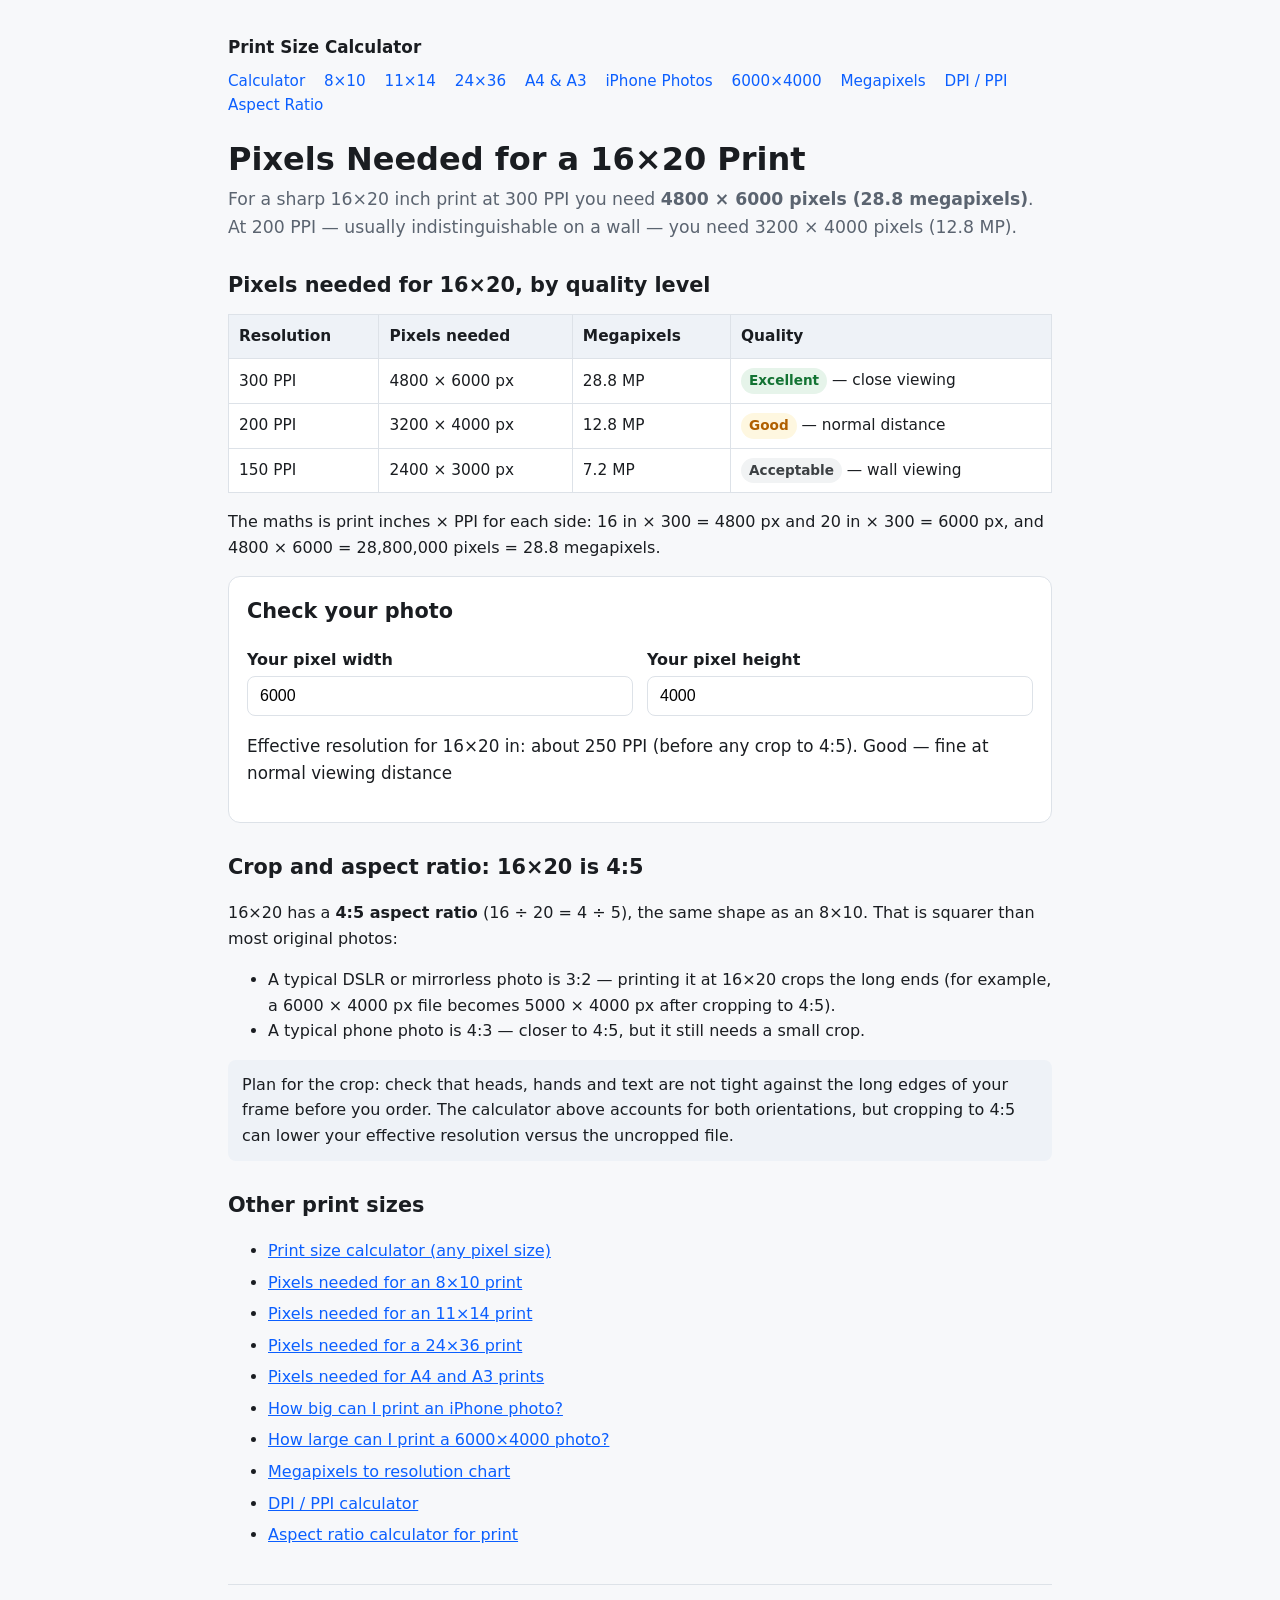
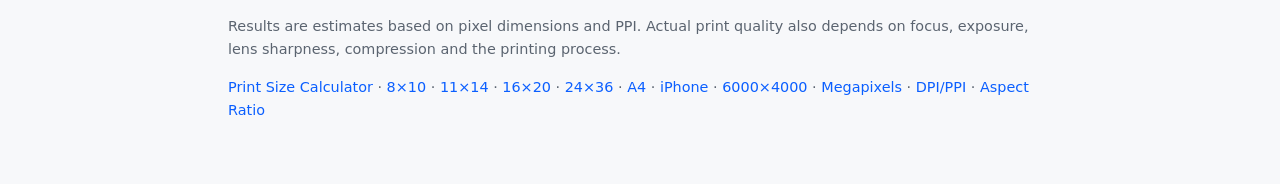
<file: print-size/16x20.html>
<!DOCTYPE html>
<html lang="en">
<head>
<meta charset="utf-8">
<meta name="viewport" content="width=device-width,initial-scale=1">
<title>Pixels Needed for 16×20 Print — 4800×6000 at 300 PPI</title>
<meta name="description" content="A 16×20 inch print needs 4800 × 6000 pixels (28.8 MP) at 300 PPI, 3200 × 4000 at 200 PPI, or 2400 × 3000 at 150 PPI. Check if your photo has enough pixels.">
<link rel="stylesheet" href="../styles.css">
</head>
<body>
<div class="wrap">
<header class="site">
<a class="brand" href="../index.html">Print Size Calculator</a>
<nav class="top">
<a href="../index.html">Calculator</a>
<a href="8x10.html">8×10</a>
<a href="11x14.html">11×14</a>
<a href="24x36.html">24×36</a>
<a href="a4.html">A4 & A3</a>
<a href="iphone.html">iPhone Photos</a>
<a href="6000x4000.html">6000×4000</a>
<a href="../megapixels-to-resolution.html">Megapixels</a>
<a href="../dpi-ppi-calculator.html">DPI / PPI</a>
<a href="../aspect-ratio-calculator.html">Aspect Ratio</a>
</nav>
</header>

<h1>Pixels Needed for a 16×20 Print</h1>
<p class="lede">For a sharp 16×20 inch print at 300 PPI you need <strong>4800 × 6000 pixels (28.8 megapixels)</strong>. At 200 PPI — usually indistinguishable on a wall — you need 3200 × 4000 pixels (12.8 MP).</p>

<h2>Pixels needed for 16×20, by quality level</h2>
<table>
<thead><tr><th>Resolution</th><th>Pixels needed</th><th>Megapixels</th><th>Quality</th></tr></thead>
<tbody>
<tr><td>300 PPI</td><td>4800 × 6000 px</td><td>28.8 MP</td><td><span class="badge excellent">Excellent</span> — close viewing</td></tr>
<tr><td>200 PPI</td><td>3200 × 4000 px</td><td>12.8 MP</td><td><span class="badge good">Good</span> — normal distance</td></tr>
<tr><td>150 PPI</td><td>2400 × 3000 px</td><td>7.2 MP</td><td><span class="badge acceptable">Acceptable</span> — wall viewing</td></tr>
</tbody>
</table>
<p>The maths is print inches × PPI for each side: 16 in × 300 = 4800 px and 20 in × 300 = 6000 px, and 4800 × 6000 = 28,800,000 pixels = 28.8 megapixels.</p>

<div class="card">
<h2 style="margin-top:0">Check your photo</h2>
<div class="grid">
<div><label for="pw">Your pixel width</label><input type="number" id="pw" value="6000" min="1" inputmode="numeric"></div>
<div><label for="ph">Your pixel height</label><input type="number" id="ph" value="4000" min="1" inputmode="numeric"></div>
</div>
<p class="result" id="verdict" aria-live="polite"></p>
</div>

<h2>Crop and aspect ratio: 16×20 is 4:5</h2>
<p>16×20 has a <strong>4:5 aspect ratio</strong> (16 ÷ 20 = 4 ÷ 5), the same shape as an 8×10. That is squarer than most original photos:</p>
<ul>
<li>A typical DSLR or mirrorless photo is 3:2 — printing it at 16×20 crops the long ends (for example, a 6000 × 4000 px file becomes 5000 × 4000 px after cropping to 4:5).</li>
<li>A typical phone photo is 4:3 — closer to 4:5, but it still needs a small crop.</li>
</ul>
<p class="note">Plan for the crop: check that heads, hands and text are not tight against the long edges of your frame before you order. The calculator above accounts for both orientations, but cropping to 4:5 can lower your effective resolution versus the uncropped file.</p>

<h2>Other print sizes</h2>
<ul class="links">
<li><a href="../index.html">Print size calculator (any pixel size)</a></li>
<li><a href="8x10.html">Pixels needed for an 8×10 print</a></li>
<li><a href="11x14.html">Pixels needed for an 11×14 print</a></li>
<li><a href="24x36.html">Pixels needed for a 24×36 print</a></li>
<li><a href="a4.html">Pixels needed for A4 and A3 prints</a></li>
<li><a href="iphone.html">How big can I print an iPhone photo?</a></li>
<li><a href="6000x4000.html">How large can I print a 6000×4000 photo?</a></li>
<li><a href="../megapixels-to-resolution.html">Megapixels to resolution chart</a></li>
<li><a href="../dpi-ppi-calculator.html">DPI / PPI calculator</a></li>
<li><a href="../aspect-ratio-calculator.html">Aspect ratio calculator for print</a></li>
</ul>

<footer>
<p>Results are estimates based on pixel dimensions and PPI. Actual print quality also depends on focus, exposure, lens sharpness, compression and the printing process.</p>
<p><a href="../index.html">Print Size Calculator</a> · <a href="8x10.html">8×10</a> · <a href="11x14.html">11×14</a> · <a href="16x20.html">16×20</a> · <a href="24x36.html">24×36</a> · <a href="a4.html">A4</a> · <a href="iphone.html">iPhone</a> · <a href="6000x4000.html">6000×4000</a> · <a href="../megapixels-to-resolution.html">Megapixels</a> · <a href="../dpi-ppi-calculator.html">DPI/PPI</a> · <a href="../aspect-ratio-calculator.html">Aspect Ratio</a></p>
</footer>
</div>
<script>
var PRINT_W=16, PRINT_H=20;
function verdictFor(ppi){return ppi>=300?'Excellent — sharp even up close':ppi>=200?'Good — fine at normal viewing distance':ppi>=150?'Acceptable — best viewed from a few feet away':'Below 150 PPI for this size — the print may look soft';}
function calc(){
  var w=parseFloat(document.getElementById('pw').value)||0;
  var h=parseFloat(document.getElementById('ph').value)||0;
  if(!w||!h){document.getElementById('verdict').textContent='';return;}
  var eff=Math.max(Math.min(w/PRINT_W,h/PRINT_H),Math.min(w/PRINT_H,h/PRINT_W));
  document.getElementById('verdict').textContent='Effective resolution for '+PRINT_W+'×'+PRINT_H+' in: about '+Math.floor(eff)+' PPI (before any crop to 4:5). '+verdictFor(eff);
}
document.getElementById('pw').addEventListener('input',calc);
document.getElementById('ph').addEventListener('input',calc);
calc();
</script>
</body>
</html>
</file>
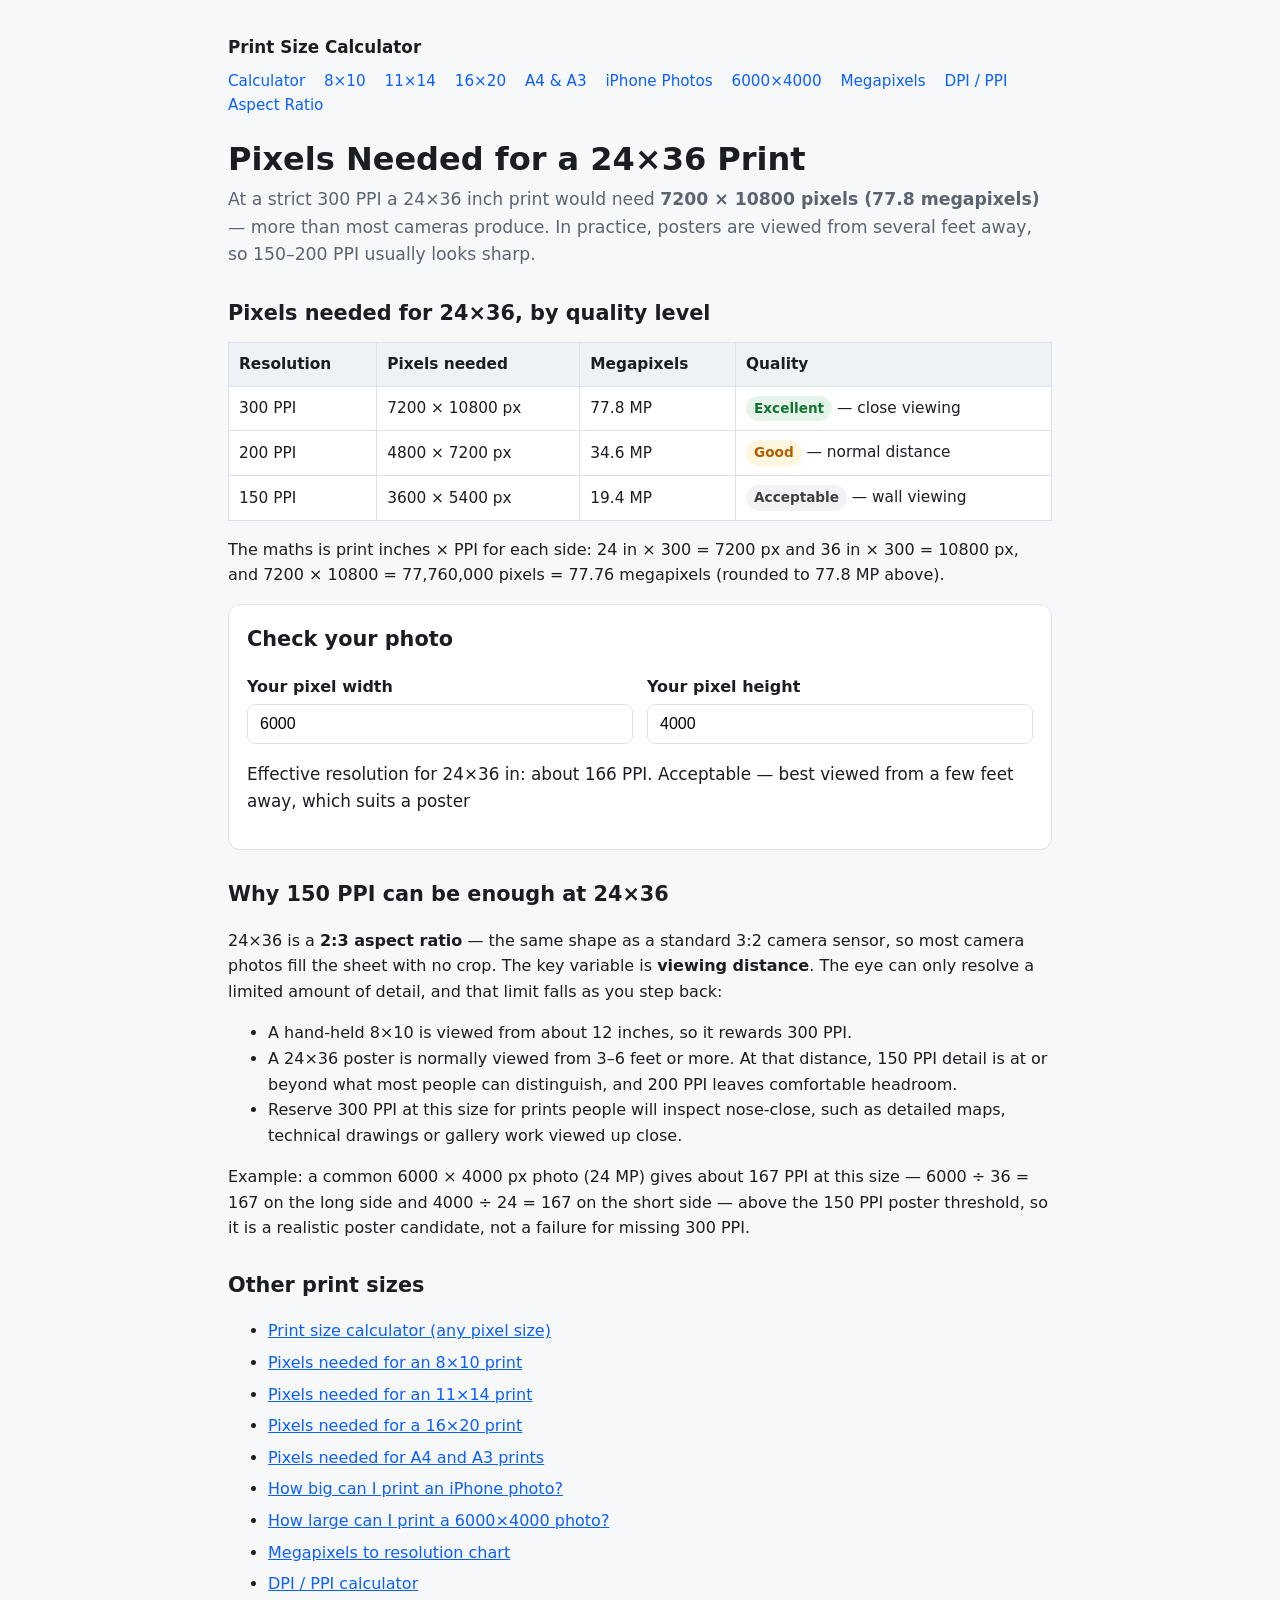
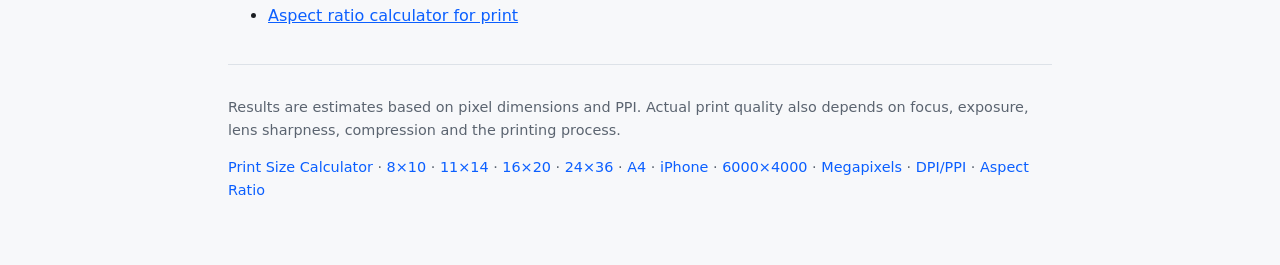
<file: print-size/24x36.html>
<!DOCTYPE html>
<html lang="en">
<head>
<meta charset="utf-8">
<meta name="viewport" content="width=device-width,initial-scale=1">
<title>Pixels Needed for 24×36 Print — 7200×10800 at 300 PPI</title>
<meta name="description" content="A 24×36 inch poster print needs 7200 × 10800 pixels (77.8 MP) at 300 PPI — but 150 PPI (3600 × 5400, 19.4 MP) usually looks fine at poster viewing distance.">
<link rel="stylesheet" href="../styles.css">
</head>
<body>
<div class="wrap">
<header class="site">
<a class="brand" href="../index.html">Print Size Calculator</a>
<nav class="top">
<a href="../index.html">Calculator</a>
<a href="8x10.html">8×10</a>
<a href="11x14.html">11×14</a>
<a href="16x20.html">16×20</a>
<a href="a4.html">A4 & A3</a>
<a href="iphone.html">iPhone Photos</a>
<a href="6000x4000.html">6000×4000</a>
<a href="../megapixels-to-resolution.html">Megapixels</a>
<a href="../dpi-ppi-calculator.html">DPI / PPI</a>
<a href="../aspect-ratio-calculator.html">Aspect Ratio</a>
</nav>
</header>

<h1>Pixels Needed for a 24×36 Print</h1>
<p class="lede">At a strict 300 PPI a 24×36 inch print would need <strong>7200 × 10800 pixels (77.8 megapixels)</strong> — more than most cameras produce. In practice, posters are viewed from several feet away, so 150–200 PPI usually looks sharp.</p>

<h2>Pixels needed for 24×36, by quality level</h2>
<table>
<thead><tr><th>Resolution</th><th>Pixels needed</th><th>Megapixels</th><th>Quality</th></tr></thead>
<tbody>
<tr><td>300 PPI</td><td>7200 × 10800 px</td><td>77.8 MP</td><td><span class="badge excellent">Excellent</span> — close viewing</td></tr>
<tr><td>200 PPI</td><td>4800 × 7200 px</td><td>34.6 MP</td><td><span class="badge good">Good</span> — normal distance</td></tr>
<tr><td>150 PPI</td><td>3600 × 5400 px</td><td>19.4 MP</td><td><span class="badge acceptable">Acceptable</span> — wall viewing</td></tr>
</tbody>
</table>
<p>The maths is print inches × PPI for each side: 24 in × 300 = 7200 px and 36 in × 300 = 10800 px, and 7200 × 10800 = 77,760,000 pixels = 77.76 megapixels (rounded to 77.8 MP above).</p>

<div class="card">
<h2 style="margin-top:0">Check your photo</h2>
<div class="grid">
<div><label for="pw">Your pixel width</label><input type="number" id="pw" value="6000" min="1" inputmode="numeric"></div>
<div><label for="ph">Your pixel height</label><input type="number" id="ph" value="4000" min="1" inputmode="numeric"></div>
</div>
<p class="result" id="verdict" aria-live="polite"></p>
</div>

<h2>Why 150 PPI can be enough at 24×36</h2>
<p>24×36 is a <strong>2:3 aspect ratio</strong> — the same shape as a standard 3:2 camera sensor, so most camera photos fill the sheet with no crop. The key variable is <strong>viewing distance</strong>. The eye can only resolve a limited amount of detail, and that limit falls as you step back:</p>
<ul>
<li>A hand-held 8×10 is viewed from about 12 inches, so it rewards 300 PPI.</li>
<li>A 24×36 poster is normally viewed from 3–6 feet or more. At that distance, 150 PPI detail is at or beyond what most people can distinguish, and 200 PPI leaves comfortable headroom.</li>
<li>Reserve 300 PPI at this size for prints people will inspect nose-close, such as detailed maps, technical drawings or gallery work viewed up close.</li>
</ul>
<p>Example: a common 6000 × 4000 px photo (24 MP) gives about 167 PPI at this size — 6000 ÷ 36 = 167 on the long side and 4000 ÷ 24 = 167 on the short side — above the 150 PPI poster threshold, so it is a realistic poster candidate, not a failure for missing 300 PPI.</p>

<h2>Other print sizes</h2>
<ul class="links">
<li><a href="../index.html">Print size calculator (any pixel size)</a></li>
<li><a href="8x10.html">Pixels needed for an 8×10 print</a></li>
<li><a href="11x14.html">Pixels needed for an 11×14 print</a></li>
<li><a href="16x20.html">Pixels needed for a 16×20 print</a></li>
<li><a href="a4.html">Pixels needed for A4 and A3 prints</a></li>
<li><a href="iphone.html">How big can I print an iPhone photo?</a></li>
<li><a href="6000x4000.html">How large can I print a 6000×4000 photo?</a></li>
<li><a href="../megapixels-to-resolution.html">Megapixels to resolution chart</a></li>
<li><a href="../dpi-ppi-calculator.html">DPI / PPI calculator</a></li>
<li><a href="../aspect-ratio-calculator.html">Aspect ratio calculator for print</a></li>
</ul>

<footer>
<p>Results are estimates based on pixel dimensions and PPI. Actual print quality also depends on focus, exposure, lens sharpness, compression and the printing process.</p>
<p><a href="../index.html">Print Size Calculator</a> · <a href="8x10.html">8×10</a> · <a href="11x14.html">11×14</a> · <a href="16x20.html">16×20</a> · <a href="24x36.html">24×36</a> · <a href="a4.html">A4</a> · <a href="iphone.html">iPhone</a> · <a href="6000x4000.html">6000×4000</a> · <a href="../megapixels-to-resolution.html">Megapixels</a> · <a href="../dpi-ppi-calculator.html">DPI/PPI</a> · <a href="../aspect-ratio-calculator.html">Aspect Ratio</a></p>
</footer>
</div>
<script>
var PRINT_W=24, PRINT_H=36;
function verdictFor(ppi){return ppi>=300?'Excellent — sharp even up close':ppi>=200?'Good — fine at normal viewing distance':ppi>=150?'Acceptable — best viewed from a few feet away, which suits a poster':'Below 150 PPI for this size — the print may look soft';}
function calc(){
  var w=parseFloat(document.getElementById('pw').value)||0;
  var h=parseFloat(document.getElementById('ph').value)||0;
  if(!w||!h){document.getElementById('verdict').textContent='';return;}
  var eff=Math.max(Math.min(w/PRINT_W,h/PRINT_H),Math.min(w/PRINT_H,h/PRINT_W));
  document.getElementById('verdict').textContent='Effective resolution for '+PRINT_W+'×'+PRINT_H+' in: about '+Math.floor(eff)+' PPI. '+verdictFor(eff);
}
document.getElementById('pw').addEventListener('input',calc);
document.getElementById('ph').addEventListener('input',calc);
calc();
</script>
</body>
</html>
</file>
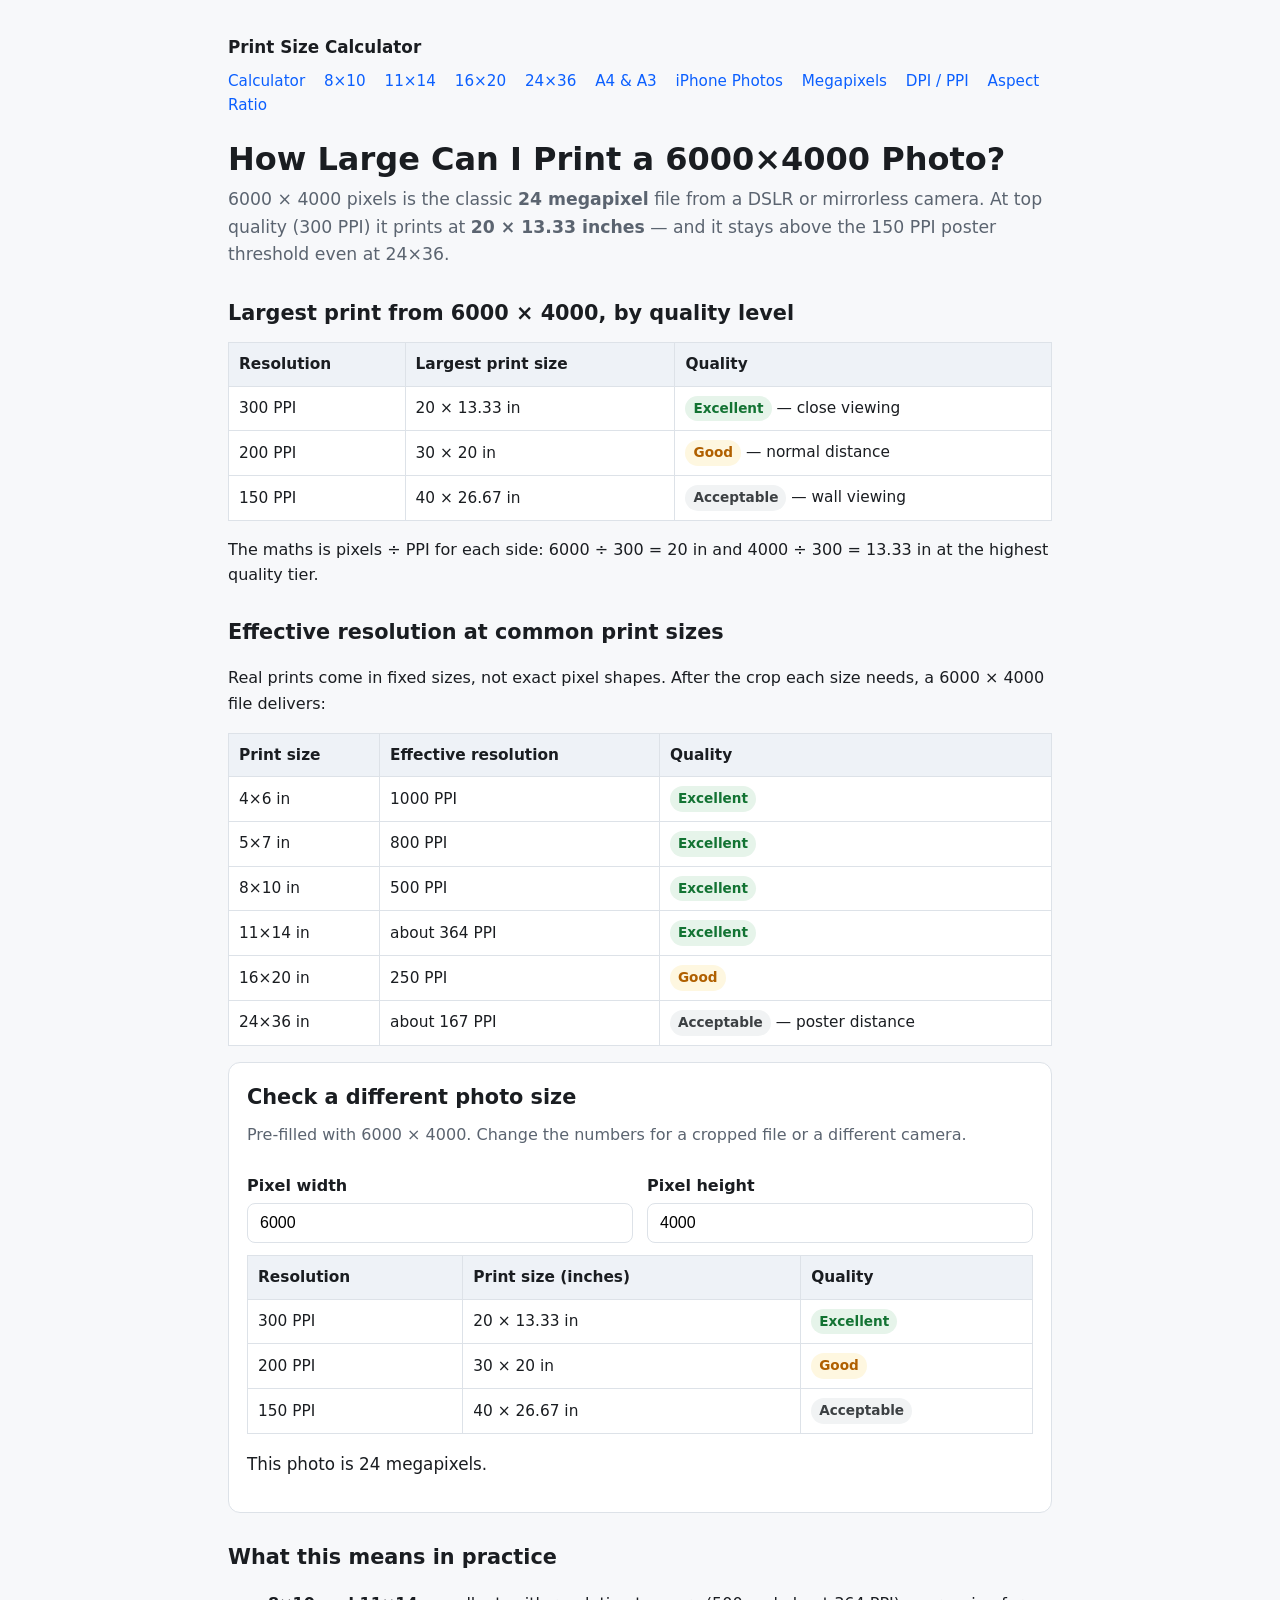
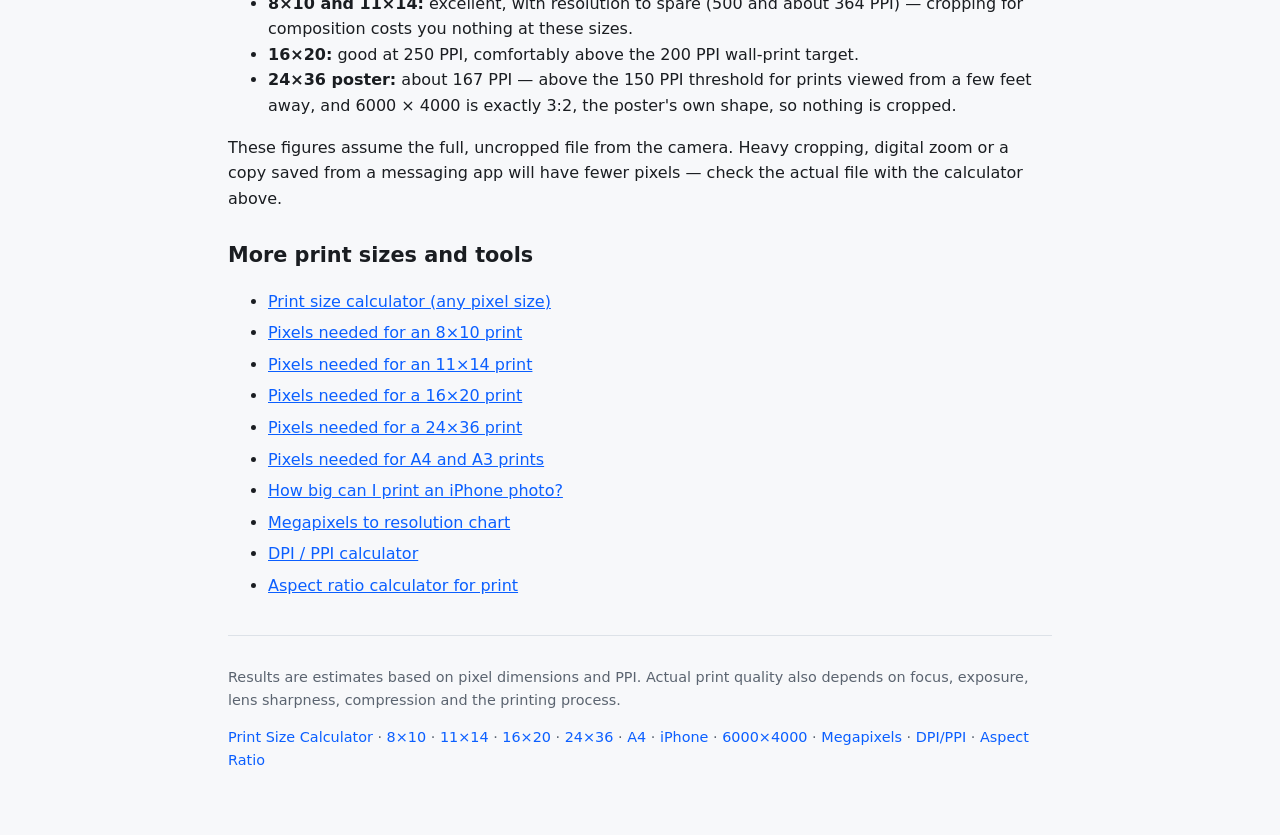
<file: print-size/6000x4000.html>
<!DOCTYPE html>
<html lang="en">
<head>
<meta charset="utf-8">
<meta name="viewport" content="width=device-width,initial-scale=1">
<title>How Large Can I Print a 6000×4000 Photo? — 24 MP Print Sizes</title>
<meta name="description" content="A 6000 × 4000 pixel photo (24 MP) prints up to 20 × 13.33 inches at 300 PPI, 30 × 20 at 200 PPI, and 40 × 26.67 at 150 PPI. See its effective PPI at common print sizes.">
<link rel="stylesheet" href="../styles.css">
</head>
<body>
<div class="wrap">
<header class="site">
<a class="brand" href="../index.html">Print Size Calculator</a>
<nav class="top">
<a href="../index.html">Calculator</a>
<a href="8x10.html">8×10</a>
<a href="11x14.html">11×14</a>
<a href="16x20.html">16×20</a>
<a href="24x36.html">24×36</a>
<a href="a4.html">A4 &amp; A3</a>
<a href="iphone.html">iPhone Photos</a>
<a href="../megapixels-to-resolution.html">Megapixels</a>
<a href="../dpi-ppi-calculator.html">DPI / PPI</a>
<a href="../aspect-ratio-calculator.html">Aspect Ratio</a>
</nav>
</header>

<h1>How Large Can I Print a 6000×4000 Photo?</h1>
<p class="lede">6000 × 4000 pixels is the classic <strong>24 megapixel</strong> file from a DSLR or mirrorless camera. At top quality (300 PPI) it prints at <strong>20 × 13.33 inches</strong> — and it stays above the 150 PPI poster threshold even at 24×36.</p>

<h2>Largest print from 6000 × 4000, by quality level</h2>
<table>
<thead><tr><th>Resolution</th><th>Largest print size</th><th>Quality</th></tr></thead>
<tbody>
<tr><td>300 PPI</td><td>20 × 13.33 in</td><td><span class="badge excellent">Excellent</span> — close viewing</td></tr>
<tr><td>200 PPI</td><td>30 × 20 in</td><td><span class="badge good">Good</span> — normal distance</td></tr>
<tr><td>150 PPI</td><td>40 × 26.67 in</td><td><span class="badge acceptable">Acceptable</span> — wall viewing</td></tr>
</tbody>
</table>
<p>The maths is pixels ÷ PPI for each side: 6000 ÷ 300 = 20 in and 4000 ÷ 300 = 13.33 in at the highest quality tier.</p>

<h2>Effective resolution at common print sizes</h2>
<p>Real prints come in fixed sizes, not exact pixel shapes. After the crop each size needs, a 6000 × 4000 file delivers:</p>
<table>
<thead><tr><th>Print size</th><th>Effective resolution</th><th>Quality</th></tr></thead>
<tbody>
<tr><td>4×6 in</td><td>1000 PPI</td><td><span class="badge excellent">Excellent</span></td></tr>
<tr><td>5×7 in</td><td>800 PPI</td><td><span class="badge excellent">Excellent</span></td></tr>
<tr><td>8×10 in</td><td>500 PPI</td><td><span class="badge excellent">Excellent</span></td></tr>
<tr><td>11×14 in</td><td>about 364 PPI</td><td><span class="badge excellent">Excellent</span></td></tr>
<tr><td>16×20 in</td><td>250 PPI</td><td><span class="badge good">Good</span></td></tr>
<tr><td>24×36 in</td><td>about 167 PPI</td><td><span class="badge acceptable">Acceptable</span> — poster distance</td></tr>
</tbody>
</table>

<div class="card">
<h2 style="margin-top:0">Check a different photo size</h2>
<p style="margin-top:0;color:var(--muted)">Pre-filled with 6000 × 4000. Change the numbers for a cropped file or a different camera.</p>
<div class="grid">
<div><label for="pw">Pixel width</label><input type="number" id="pw" value="6000" min="1" inputmode="numeric"></div>
<div><label for="ph">Pixel height</label><input type="number" id="ph" value="4000" min="1" inputmode="numeric"></div>
</div>
<table>
<thead><tr><th>Resolution</th><th>Print size (inches)</th><th>Quality</th></tr></thead>
<tbody id="results"></tbody>
</table>
<p class="result" id="summary" aria-live="polite"></p>
</div>

<h2>What this means in practice</h2>
<ul>
<li><strong>8×10 and 11×14:</strong> excellent, with resolution to spare (500 and about 364 PPI) — cropping for composition costs you nothing at these sizes.</li>
<li><strong>16×20:</strong> good at 250 PPI, comfortably above the 200 PPI wall-print target.</li>
<li><strong>24×36 poster:</strong> about 167 PPI — above the 150 PPI threshold for prints viewed from a few feet away, and 6000 × 4000 is exactly 3:2, the poster's own shape, so nothing is cropped.</li>
</ul>
<p>These figures assume the full, uncropped file from the camera. Heavy cropping, digital zoom or a copy saved from a messaging app will have fewer pixels — check the actual file with the calculator above.</p>

<h2>More print sizes and tools</h2>
<ul class="links">
<li><a href="../index.html">Print size calculator (any pixel size)</a></li>
<li><a href="8x10.html">Pixels needed for an 8×10 print</a></li>
<li><a href="11x14.html">Pixels needed for an 11×14 print</a></li>
<li><a href="16x20.html">Pixels needed for a 16×20 print</a></li>
<li><a href="24x36.html">Pixels needed for a 24×36 print</a></li>
<li><a href="a4.html">Pixels needed for A4 and A3 prints</a></li>
<li><a href="iphone.html">How big can I print an iPhone photo?</a></li>
<li><a href="../megapixels-to-resolution.html">Megapixels to resolution chart</a></li>
<li><a href="../dpi-ppi-calculator.html">DPI / PPI calculator</a></li>
<li><a href="../aspect-ratio-calculator.html">Aspect ratio calculator for print</a></li>
</ul>

<footer>
<p>Results are estimates based on pixel dimensions and PPI. Actual print quality also depends on focus, exposure, lens sharpness, compression and the printing process.</p>
<p><a href="../index.html">Print Size Calculator</a> · <a href="8x10.html">8×10</a> · <a href="11x14.html">11×14</a> · <a href="16x20.html">16×20</a> · <a href="24x36.html">24×36</a> · <a href="a4.html">A4</a> · <a href="iphone.html">iPhone</a> · <a href="6000x4000.html">6000×4000</a> · <a href="../megapixels-to-resolution.html">Megapixels</a> · <a href="../dpi-ppi-calculator.html">DPI/PPI</a> · <a href="../aspect-ratio-calculator.html">Aspect Ratio</a></p>
</footer>
</div>
<script>
function fmt(n){return (Math.round(n*100)/100).toFixed(2).replace(/\.00$/,'')}
function calc(){
  var w=parseFloat(document.getElementById('pw').value)||0;
  var h=parseFloat(document.getElementById('ph').value)||0;
  var tiers=[[300,'Excellent','excellent'],[200,'Good','good'],[150,'Acceptable','acceptable']];
  var rows='', i, ppi;
  for(i=0;i<tiers.length;i++){ppi=tiers[i][0];
    rows+='<tr><td>'+ppi+' PPI</td><td>'+fmt(w/ppi)+' × '+fmt(h/ppi)+' in</td><td><span class="badge '+tiers[i][2]+'">'+tiers[i][1]+'</span></td></tr>';
  }
  document.getElementById('results').innerHTML=rows;
  document.getElementById('summary').textContent=(w&&h)?('This photo is '+(Math.round(w*h/100000)/10)+' megapixels.'):'';
}
document.getElementById('pw').addEventListener('input',calc);
document.getElementById('ph').addEventListener('input',calc);
calc();
</script>
</body>
</html>
</file>
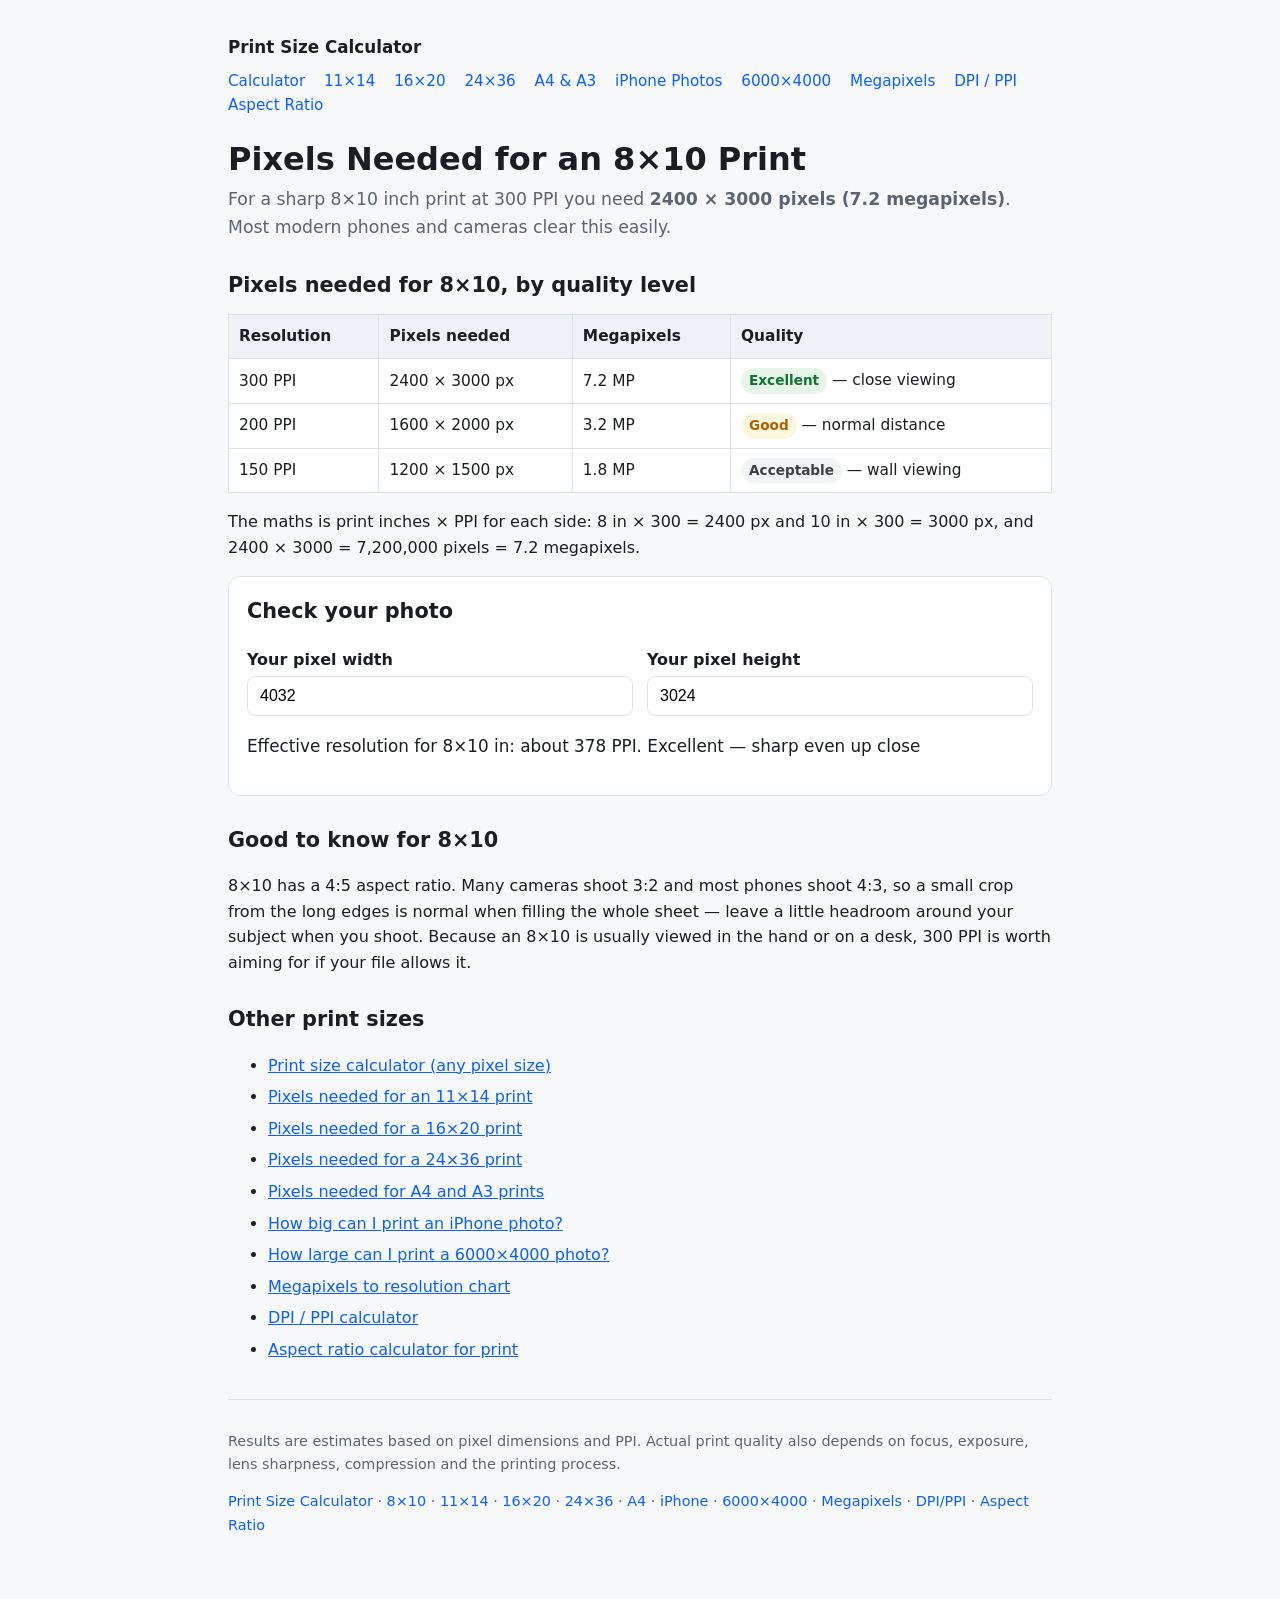
<file: print-size/8x10.html>
<!DOCTYPE html>
<html lang="en">
<head>
<meta charset="utf-8">
<meta name="viewport" content="width=device-width,initial-scale=1">
<title>Pixels Needed for 8×10 Print — 2400×3000 at 300 PPI</title>
<meta name="description" content="An 8×10 inch print needs 2400 × 3000 pixels (7.2 MP) at 300 PPI, 1600 × 2000 at 200 PPI, or 1200 × 1500 at 150 PPI. Check if your photo has enough pixels.">
<link rel="stylesheet" href="../styles.css">
</head>
<body>
<div class="wrap">
<header class="site">
<a class="brand" href="../index.html">Print Size Calculator</a>
<nav class="top">
<a href="../index.html">Calculator</a>
<a href="11x14.html">11×14</a>
<a href="16x20.html">16×20</a>
<a href="24x36.html">24×36</a>
<a href="a4.html">A4 & A3</a>
<a href="iphone.html">iPhone Photos</a>
<a href="6000x4000.html">6000×4000</a>
<a href="../megapixels-to-resolution.html">Megapixels</a>
<a href="../dpi-ppi-calculator.html">DPI / PPI</a>
<a href="../aspect-ratio-calculator.html">Aspect Ratio</a>
</nav>
</header>

<h1>Pixels Needed for an 8×10 Print</h1>
<p class="lede">For a sharp 8×10 inch print at 300 PPI you need <strong>2400 × 3000 pixels (7.2 megapixels)</strong>. Most modern phones and cameras clear this easily.</p>

<h2>Pixels needed for 8×10, by quality level</h2>
<table>
<thead><tr><th>Resolution</th><th>Pixels needed</th><th>Megapixels</th><th>Quality</th></tr></thead>
<tbody>
<tr><td>300 PPI</td><td>2400 × 3000 px</td><td>7.2 MP</td><td><span class="badge excellent">Excellent</span> — close viewing</td></tr>
<tr><td>200 PPI</td><td>1600 × 2000 px</td><td>3.2 MP</td><td><span class="badge good">Good</span> — normal distance</td></tr>
<tr><td>150 PPI</td><td>1200 × 1500 px</td><td>1.8 MP</td><td><span class="badge acceptable">Acceptable</span> — wall viewing</td></tr>
</tbody>
</table>
<p>The maths is print inches × PPI for each side: 8 in × 300 = 2400 px and 10 in × 300 = 3000 px, and 2400 × 3000 = 7,200,000 pixels = 7.2 megapixels.</p>

<div class="card">
<h2 style="margin-top:0">Check your photo</h2>
<div class="grid">
<div><label for="pw">Your pixel width</label><input type="number" id="pw" value="4032" min="1" inputmode="numeric"></div>
<div><label for="ph">Your pixel height</label><input type="number" id="ph" value="3024" min="1" inputmode="numeric"></div>
</div>
<p class="result" id="verdict" aria-live="polite"></p>
</div>

<h2>Good to know for 8×10</h2>
<p>8×10 has a 4:5 aspect ratio. Many cameras shoot 3:2 and most phones shoot 4:3, so a small crop from the long edges is normal when filling the whole sheet — leave a little headroom around your subject when you shoot. Because an 8×10 is usually viewed in the hand or on a desk, 300 PPI is worth aiming for if your file allows it.</p>

<h2>Other print sizes</h2>
<ul class="links">
<li><a href="../index.html">Print size calculator (any pixel size)</a></li>
<li><a href="11x14.html">Pixels needed for an 11×14 print</a></li>
<li><a href="16x20.html">Pixels needed for a 16×20 print</a></li>
<li><a href="24x36.html">Pixels needed for a 24×36 print</a></li>
<li><a href="a4.html">Pixels needed for A4 and A3 prints</a></li>
<li><a href="iphone.html">How big can I print an iPhone photo?</a></li>
<li><a href="6000x4000.html">How large can I print a 6000×4000 photo?</a></li>
<li><a href="../megapixels-to-resolution.html">Megapixels to resolution chart</a></li>
<li><a href="../dpi-ppi-calculator.html">DPI / PPI calculator</a></li>
<li><a href="../aspect-ratio-calculator.html">Aspect ratio calculator for print</a></li>
</ul>

<footer>
<p>Results are estimates based on pixel dimensions and PPI. Actual print quality also depends on focus, exposure, lens sharpness, compression and the printing process.</p>
<p><a href="../index.html">Print Size Calculator</a> · <a href="8x10.html">8×10</a> · <a href="11x14.html">11×14</a> · <a href="16x20.html">16×20</a> · <a href="24x36.html">24×36</a> · <a href="a4.html">A4</a> · <a href="iphone.html">iPhone</a> · <a href="6000x4000.html">6000×4000</a> · <a href="../megapixels-to-resolution.html">Megapixels</a> · <a href="../dpi-ppi-calculator.html">DPI/PPI</a> · <a href="../aspect-ratio-calculator.html">Aspect Ratio</a></p>
</footer>
</div>
<script>
var PRINT_W=8, PRINT_H=10;
function verdictFor(ppi){return ppi>=300?'Excellent — sharp even up close':ppi>=200?'Good — fine at normal viewing distance':ppi>=150?'Acceptable — best viewed from a few feet away':'Below 150 PPI for this size — the print may look soft';}
function calc(){
  var w=parseFloat(document.getElementById('pw').value)||0;
  var h=parseFloat(document.getElementById('ph').value)||0;
  if(!w||!h){document.getElementById('verdict').textContent='';return;}
  var eff=Math.max(Math.min(w/PRINT_W,h/PRINT_H),Math.min(w/PRINT_H,h/PRINT_W));
  document.getElementById('verdict').textContent='Effective resolution for '+PRINT_W+'×'+PRINT_H+' in: about '+Math.floor(eff)+' PPI. '+verdictFor(eff);
}
document.getElementById('pw').addEventListener('input',calc);
document.getElementById('ph').addEventListener('input',calc);
calc();
</script>
</body>
</html>
</file>
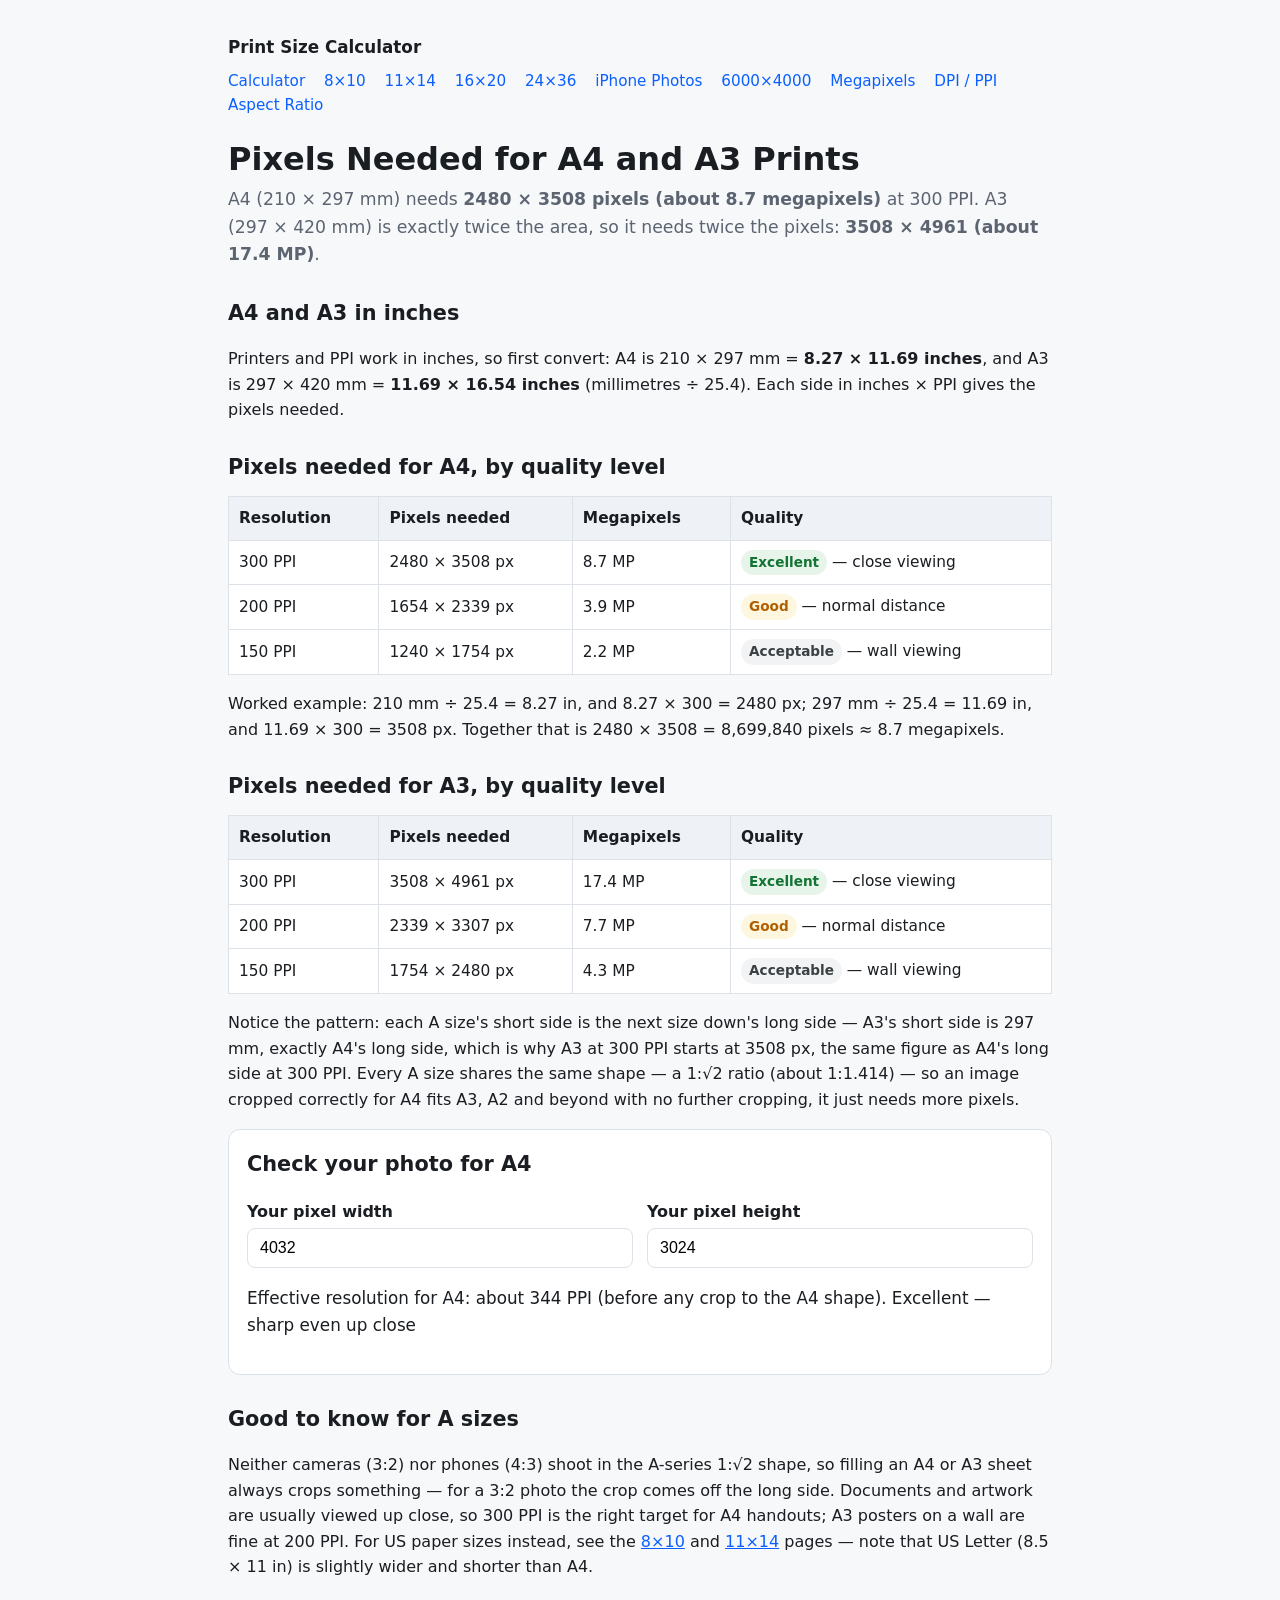
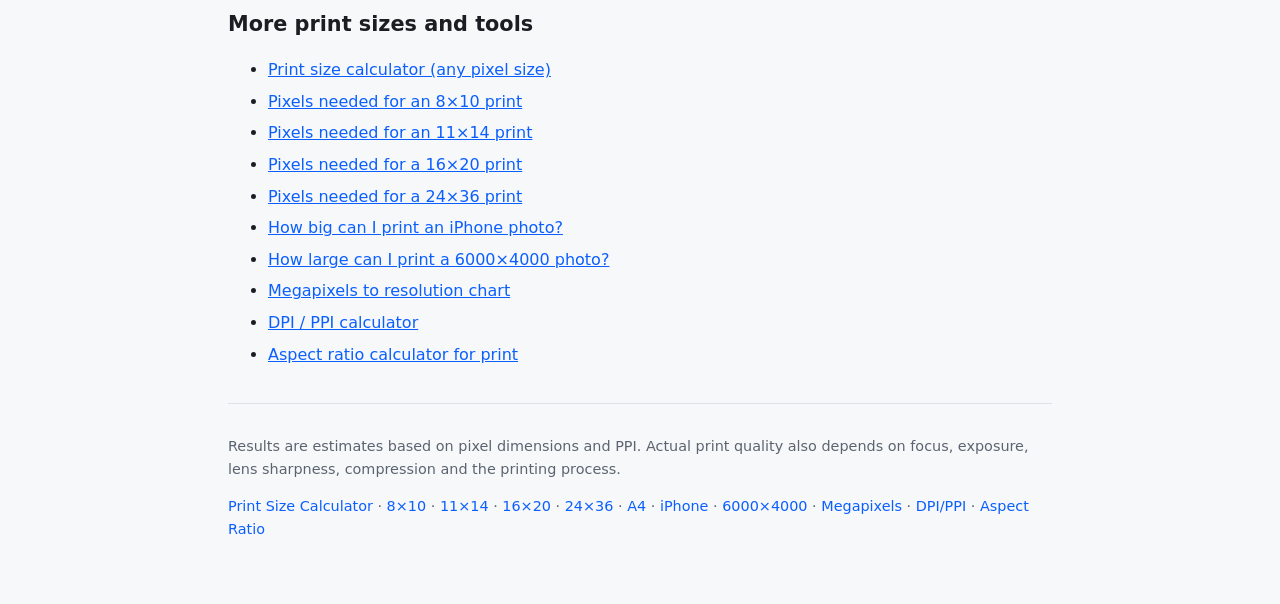
<file: print-size/a4.html>
<!DOCTYPE html>
<html lang="en">
<head>
<meta charset="utf-8">
<meta name="viewport" content="width=device-width,initial-scale=1">
<title>Pixels Needed for A4 and A3 Prints — 2480×3508 at 300 PPI</title>
<meta name="description" content="A4 (210 × 297 mm) needs 2480 × 3508 pixels (8.7 MP) at 300 PPI; A3 (297 × 420 mm) needs 3508 × 4961 (17.4 MP). Full tables for A4 and A3 at 300, 200 and 150 PPI.">
<link rel="stylesheet" href="../styles.css">
</head>
<body>
<div class="wrap">
<header class="site">
<a class="brand" href="../index.html">Print Size Calculator</a>
<nav class="top">
<a href="../index.html">Calculator</a>
<a href="8x10.html">8×10</a>
<a href="11x14.html">11×14</a>
<a href="16x20.html">16×20</a>
<a href="24x36.html">24×36</a>
<a href="iphone.html">iPhone Photos</a>
<a href="6000x4000.html">6000×4000</a>
<a href="../megapixels-to-resolution.html">Megapixels</a>
<a href="../dpi-ppi-calculator.html">DPI / PPI</a>
<a href="../aspect-ratio-calculator.html">Aspect Ratio</a>
</nav>
</header>

<h1>Pixels Needed for A4 and A3 Prints</h1>
<p class="lede">A4 (210 × 297 mm) needs <strong>2480 × 3508 pixels (about 8.7 megapixels)</strong> at 300 PPI. A3 (297 × 420 mm) is exactly twice the area, so it needs twice the pixels: <strong>3508 × 4961 (about 17.4 MP)</strong>.</p>

<h2>A4 and A3 in inches</h2>
<p>Printers and PPI work in inches, so first convert: A4 is 210 × 297 mm = <strong>8.27 × 11.69 inches</strong>, and A3 is 297 × 420 mm = <strong>11.69 × 16.54 inches</strong> (millimetres ÷ 25.4). Each side in inches × PPI gives the pixels needed.</p>

<h2>Pixels needed for A4, by quality level</h2>
<table>
<thead><tr><th>Resolution</th><th>Pixels needed</th><th>Megapixels</th><th>Quality</th></tr></thead>
<tbody>
<tr><td>300 PPI</td><td>2480 × 3508 px</td><td>8.7 MP</td><td><span class="badge excellent">Excellent</span> — close viewing</td></tr>
<tr><td>200 PPI</td><td>1654 × 2339 px</td><td>3.9 MP</td><td><span class="badge good">Good</span> — normal distance</td></tr>
<tr><td>150 PPI</td><td>1240 × 1754 px</td><td>2.2 MP</td><td><span class="badge acceptable">Acceptable</span> — wall viewing</td></tr>
</tbody>
</table>
<p>Worked example: 210 mm ÷ 25.4 = 8.27 in, and 8.27 × 300 = 2480 px; 297 mm ÷ 25.4 = 11.69 in, and 11.69 × 300 = 3508 px. Together that is 2480 × 3508 = 8,699,840 pixels ≈ 8.7 megapixels.</p>

<h2>Pixels needed for A3, by quality level</h2>
<table>
<thead><tr><th>Resolution</th><th>Pixels needed</th><th>Megapixels</th><th>Quality</th></tr></thead>
<tbody>
<tr><td>300 PPI</td><td>3508 × 4961 px</td><td>17.4 MP</td><td><span class="badge excellent">Excellent</span> — close viewing</td></tr>
<tr><td>200 PPI</td><td>2339 × 3307 px</td><td>7.7 MP</td><td><span class="badge good">Good</span> — normal distance</td></tr>
<tr><td>150 PPI</td><td>1754 × 2480 px</td><td>4.3 MP</td><td><span class="badge acceptable">Acceptable</span> — wall viewing</td></tr>
</tbody>
</table>
<p>Notice the pattern: each A size's short side is the next size down's long side — A3's short side is 297 mm, exactly A4's long side, which is why A3 at 300 PPI starts at 3508 px, the same figure as A4's long side at 300 PPI. Every A size shares the same shape — a 1:√2 ratio (about 1:1.414) — so an image cropped correctly for A4 fits A3, A2 and beyond with no further cropping, it just needs more pixels.</p>

<div class="card">
<h2 style="margin-top:0">Check your photo for A4</h2>
<div class="grid">
<div><label for="pw">Your pixel width</label><input type="number" id="pw" value="4032" min="1" inputmode="numeric"></div>
<div><label for="ph">Your pixel height</label><input type="number" id="ph" value="3024" min="1" inputmode="numeric"></div>
</div>
<p class="result" id="verdict" aria-live="polite"></p>
</div>

<h2>Good to know for A sizes</h2>
<p>Neither cameras (3:2) nor phones (4:3) shoot in the A-series 1:√2 shape, so filling an A4 or A3 sheet always crops something — for a 3:2 photo the crop comes off the long side. Documents and artwork are usually viewed up close, so 300 PPI is the right target for A4 handouts; A3 posters on a wall are fine at 200 PPI. For US paper sizes instead, see the <a href="8x10.html">8×10</a> and <a href="11x14.html">11×14</a> pages — note that US Letter (8.5 × 11 in) is slightly wider and shorter than A4.</p>

<h2>More print sizes and tools</h2>
<ul class="links">
<li><a href="../index.html">Print size calculator (any pixel size)</a></li>
<li><a href="8x10.html">Pixels needed for an 8×10 print</a></li>
<li><a href="11x14.html">Pixels needed for an 11×14 print</a></li>
<li><a href="16x20.html">Pixels needed for a 16×20 print</a></li>
<li><a href="24x36.html">Pixels needed for a 24×36 print</a></li>
<li><a href="iphone.html">How big can I print an iPhone photo?</a></li>
<li><a href="6000x4000.html">How large can I print a 6000×4000 photo?</a></li>
<li><a href="../megapixels-to-resolution.html">Megapixels to resolution chart</a></li>
<li><a href="../dpi-ppi-calculator.html">DPI / PPI calculator</a></li>
<li><a href="../aspect-ratio-calculator.html">Aspect ratio calculator for print</a></li>
</ul>

<footer>
<p>Results are estimates based on pixel dimensions and PPI. Actual print quality also depends on focus, exposure, lens sharpness, compression and the printing process.</p>
<p><a href="../index.html">Print Size Calculator</a> · <a href="8x10.html">8×10</a> · <a href="11x14.html">11×14</a> · <a href="16x20.html">16×20</a> · <a href="24x36.html">24×36</a> · <a href="a4.html">A4</a> · <a href="iphone.html">iPhone</a> · <a href="6000x4000.html">6000×4000</a> · <a href="../megapixels-to-resolution.html">Megapixels</a> · <a href="../dpi-ppi-calculator.html">DPI/PPI</a> · <a href="../aspect-ratio-calculator.html">Aspect Ratio</a></p>
</footer>
</div>
<script>
var PRINT_W=8.2677, PRINT_H=11.6929;
function verdictFor(ppi){return ppi>=300?'Excellent — sharp even up close':ppi>=200?'Good — fine at normal viewing distance':ppi>=150?'Acceptable — best viewed from a few feet away':'Below 150 PPI for this size — the print may look soft';}
function calc(){
  var w=parseFloat(document.getElementById('pw').value)||0;
  var h=parseFloat(document.getElementById('ph').value)||0;
  if(!w||!h){document.getElementById('verdict').textContent='';return;}
  var eff=Math.max(Math.min(w/PRINT_W,h/PRINT_H),Math.min(w/PRINT_H,h/PRINT_W));
  document.getElementById('verdict').textContent='Effective resolution for A4: about '+Math.floor(eff)+' PPI (before any crop to the A4 shape). '+verdictFor(eff);
}
document.getElementById('pw').addEventListener('input',calc);
document.getElementById('ph').addEventListener('input',calc);
calc();
</script>
</body>
</html>
</file>
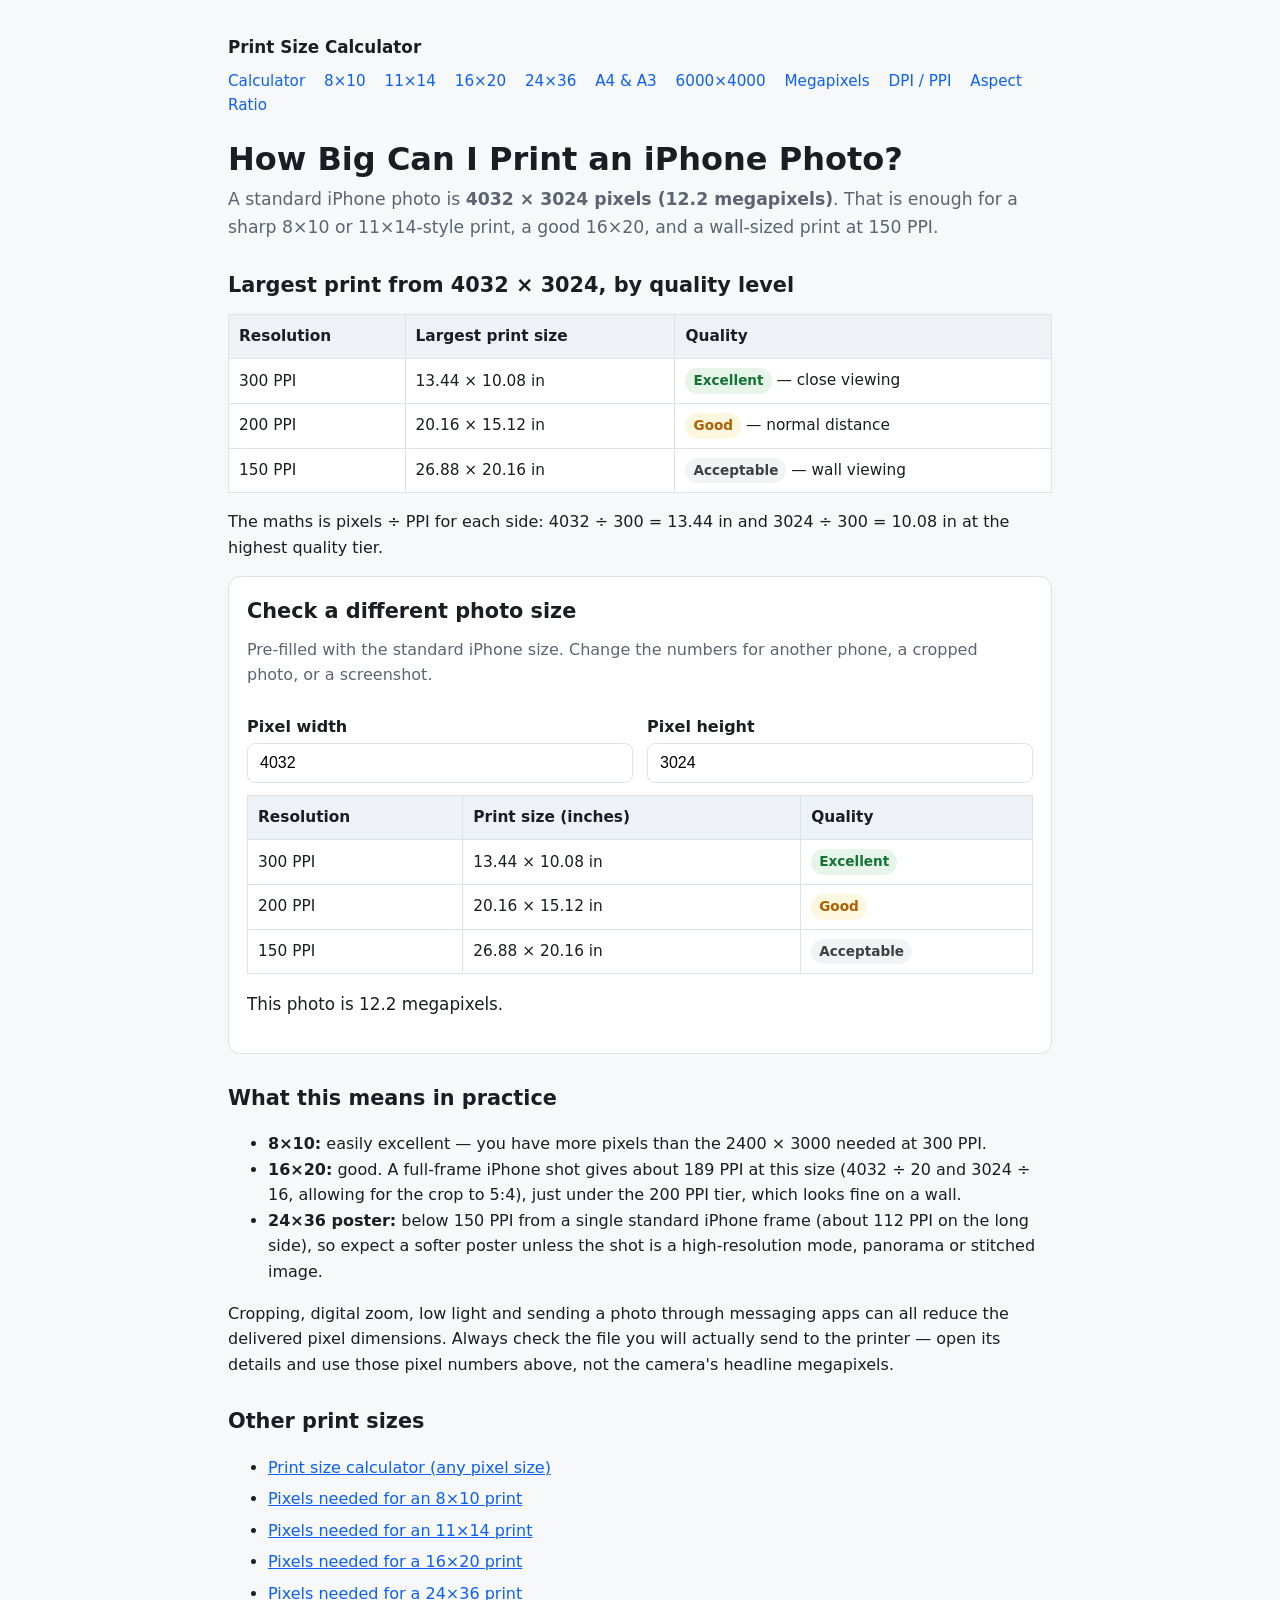
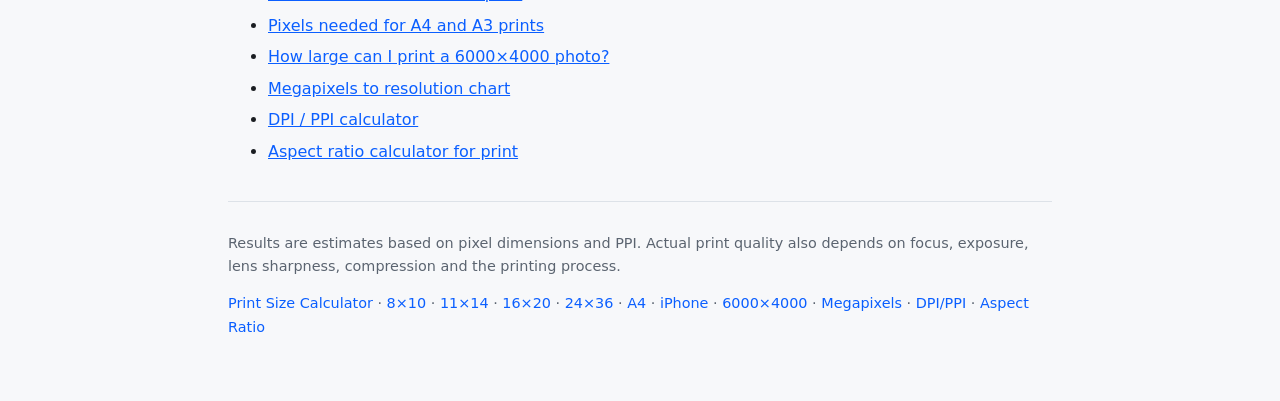
<file: print-size/iphone.html>
<!DOCTYPE html>
<html lang="en">
<head>
<meta charset="utf-8">
<meta name="viewport" content="width=device-width,initial-scale=1">
<title>How Big Can I Print an iPhone Photo? — 4032×3024 Print Sizes</title>
<meta name="description" content="A standard iPhone photo is 4032 × 3024 pixels (12.2 MP). It prints up to 13.4 × 10.1 inches at 300 PPI, 20.2 × 15.1 at 200 PPI, and 26.9 × 20.2 at 150 PPI.">
<link rel="stylesheet" href="../styles.css">
</head>
<body>
<div class="wrap">
<header class="site">
<a class="brand" href="../index.html">Print Size Calculator</a>
<nav class="top">
<a href="../index.html">Calculator</a>
<a href="8x10.html">8×10</a>
<a href="11x14.html">11×14</a>
<a href="16x20.html">16×20</a>
<a href="24x36.html">24×36</a>
<a href="a4.html">A4 & A3</a>
<a href="6000x4000.html">6000×4000</a>
<a href="../megapixels-to-resolution.html">Megapixels</a>
<a href="../dpi-ppi-calculator.html">DPI / PPI</a>
<a href="../aspect-ratio-calculator.html">Aspect Ratio</a>
</nav>
</header>

<h1>How Big Can I Print an iPhone Photo?</h1>
<p class="lede">A standard iPhone photo is <strong>4032 × 3024 pixels (12.2 megapixels)</strong>. That is enough for a sharp 8×10 or 11×14-style print, a good 16×20, and a wall-sized print at 150 PPI.</p>

<h2>Largest print from 4032 × 3024, by quality level</h2>
<table>
<thead><tr><th>Resolution</th><th>Largest print size</th><th>Quality</th></tr></thead>
<tbody>
<tr><td>300 PPI</td><td>13.44 × 10.08 in</td><td><span class="badge excellent">Excellent</span> — close viewing</td></tr>
<tr><td>200 PPI</td><td>20.16 × 15.12 in</td><td><span class="badge good">Good</span> — normal distance</td></tr>
<tr><td>150 PPI</td><td>26.88 × 20.16 in</td><td><span class="badge acceptable">Acceptable</span> — wall viewing</td></tr>
</tbody>
</table>
<p>The maths is pixels ÷ PPI for each side: 4032 ÷ 300 = 13.44 in and 3024 ÷ 300 = 10.08 in at the highest quality tier.</p>

<div class="card">
<h2 style="margin-top:0">Check a different photo size</h2>
<p style="margin-top:0;color:var(--muted)">Pre-filled with the standard iPhone size. Change the numbers for another phone, a cropped photo, or a screenshot.</p>
<div class="grid">
<div><label for="pw">Pixel width</label><input type="number" id="pw" value="4032" min="1" inputmode="numeric"></div>
<div><label for="ph">Pixel height</label><input type="number" id="ph" value="3024" min="1" inputmode="numeric"></div>
</div>
<table>
<thead><tr><th>Resolution</th><th>Print size (inches)</th><th>Quality</th></tr></thead>
<tbody id="results"></tbody>
</table>
<p class="result" id="summary" aria-live="polite"></p>
</div>

<h2>What this means in practice</h2>
<ul>
<li><strong>8×10:</strong> easily excellent — you have more pixels than the 2400 × 3000 needed at 300 PPI.</li>
<li><strong>16×20:</strong> good. A full-frame iPhone shot gives about 189 PPI at this size (4032 ÷ 20 and 3024 ÷ 16, allowing for the crop to 5:4), just under the 200 PPI tier, which looks fine on a wall.</li>
<li><strong>24×36 poster:</strong> below 150 PPI from a single standard iPhone frame (about 112 PPI on the long side), so expect a softer poster unless the shot is a high-resolution mode, panorama or stitched image.</li>
</ul>
<p>Cropping, digital zoom, low light and sending a photo through messaging apps can all reduce the delivered pixel dimensions. Always check the file you will actually send to the printer — open its details and use those pixel numbers above, not the camera's headline megapixels.</p>

<h2>Other print sizes</h2>
<ul class="links">
<li><a href="../index.html">Print size calculator (any pixel size)</a></li>
<li><a href="8x10.html">Pixels needed for an 8×10 print</a></li>
<li><a href="11x14.html">Pixels needed for an 11×14 print</a></li>
<li><a href="16x20.html">Pixels needed for a 16×20 print</a></li>
<li><a href="24x36.html">Pixels needed for a 24×36 print</a></li>
<li><a href="a4.html">Pixels needed for A4 and A3 prints</a></li>
<li><a href="6000x4000.html">How large can I print a 6000×4000 photo?</a></li>
<li><a href="../megapixels-to-resolution.html">Megapixels to resolution chart</a></li>
<li><a href="../dpi-ppi-calculator.html">DPI / PPI calculator</a></li>
<li><a href="../aspect-ratio-calculator.html">Aspect ratio calculator for print</a></li>
</ul>

<footer>
<p>Results are estimates based on pixel dimensions and PPI. Actual print quality also depends on focus, exposure, lens sharpness, compression and the printing process.</p>
<p><a href="../index.html">Print Size Calculator</a> · <a href="8x10.html">8×10</a> · <a href="11x14.html">11×14</a> · <a href="16x20.html">16×20</a> · <a href="24x36.html">24×36</a> · <a href="a4.html">A4</a> · <a href="iphone.html">iPhone</a> · <a href="6000x4000.html">6000×4000</a> · <a href="../megapixels-to-resolution.html">Megapixels</a> · <a href="../dpi-ppi-calculator.html">DPI/PPI</a> · <a href="../aspect-ratio-calculator.html">Aspect Ratio</a></p>
</footer>
</div>
<script>
function fmt(n){return (Math.round(n*100)/100).toFixed(2).replace(/\.00$/,'')}
function calc(){
  var w=parseFloat(document.getElementById('pw').value)||0;
  var h=parseFloat(document.getElementById('ph').value)||0;
  var tiers=[[300,'Excellent','excellent'],[200,'Good','good'],[150,'Acceptable','acceptable']];
  var rows='', i, ppi;
  for(i=0;i<tiers.length;i++){ppi=tiers[i][0];
    rows+='<tr><td>'+ppi+' PPI</td><td>'+fmt(w/ppi)+' × '+fmt(h/ppi)+' in</td><td><span class="badge '+tiers[i][2]+'">'+tiers[i][1]+'</span></td></tr>';
  }
  document.getElementById('results').innerHTML=rows;
  document.getElementById('summary').textContent=(w&&h)?('This photo is '+(Math.round(w*h/100000)/10)+' megapixels.'):'';
}
document.getElementById('pw').addEventListener('input',calc);
document.getElementById('ph').addEventListener('input',calc);
calc();
</script>
</body>
</html>
</file>
<file: styles.css>
:root{--ink:#1a1d21;--muted:#5b6470;--line:#dde2e8;--accent:#0b5fff;--bg:#f7f8fa;--card:#fff;--good:#137333;--ok:#b06000}
*{box-sizing:border-box}
body{margin:0;font-family:system-ui,-apple-system,"Segoe UI",Roboto,Arial,sans-serif;color:var(--ink);background:var(--bg);line-height:1.6}
.wrap{max-width:860px;margin:0 auto;padding:24px 18px 48px}
header.site{padding:10px 0 4px}
header.site a.brand{font-weight:700;color:var(--ink);text-decoration:none;font-size:1.05rem}
nav.top{margin:8px 0 0;font-size:.95rem}
nav.top a{margin-right:14px;color:var(--accent);text-decoration:none}
nav.top a:hover{text-decoration:underline}
h1{font-size:2rem;line-height:1.2;margin:18px 0 8px}
h2{font-size:1.3rem;margin:28px 0 8px}
p.lede{font-size:1.08rem;color:var(--muted);margin:0 0 18px}
.card{background:var(--card);border:1px solid var(--line);border-radius:12px;padding:18px;margin:16px 0}
label{display:block;font-weight:600;margin:10px 0 4px}
input[type=number]{width:100%;padding:10px 12px;font-size:1rem;border:1px solid var(--line);border-radius:8px}
.grid{display:grid;grid-template-columns:1fr 1fr;gap:14px}
@media(max-width:560px){.grid{grid-template-columns:1fr}}
table{width:100%;border-collapse:collapse;margin:12px 0;background:var(--card)}
th,td{border:1px solid var(--line);padding:9px 10px;text-align:left;font-size:.96rem}
th{background:#eef2f7}
.badge{display:inline-block;padding:2px 8px;border-radius:999px;font-size:.85rem;font-weight:600}
.badge.excellent{background:#e6f4ea;color:var(--good)}
.badge.good{background:#fef7e0;color:var(--ok)}
.badge.acceptable{background:#f1f3f4;color:#3c4043}
.result{font-size:1.05rem}
.note{background:#eef2f7;border-radius:8px;padding:12px 14px}
footer{margin-top:36px;padding-top:16px;border-top:1px solid var(--line);color:var(--muted);font-size:.9rem}
footer a{color:var(--accent);text-decoration:none}
ul.links li{margin:6px 0}
a{color:var(--accent)}
</file>
